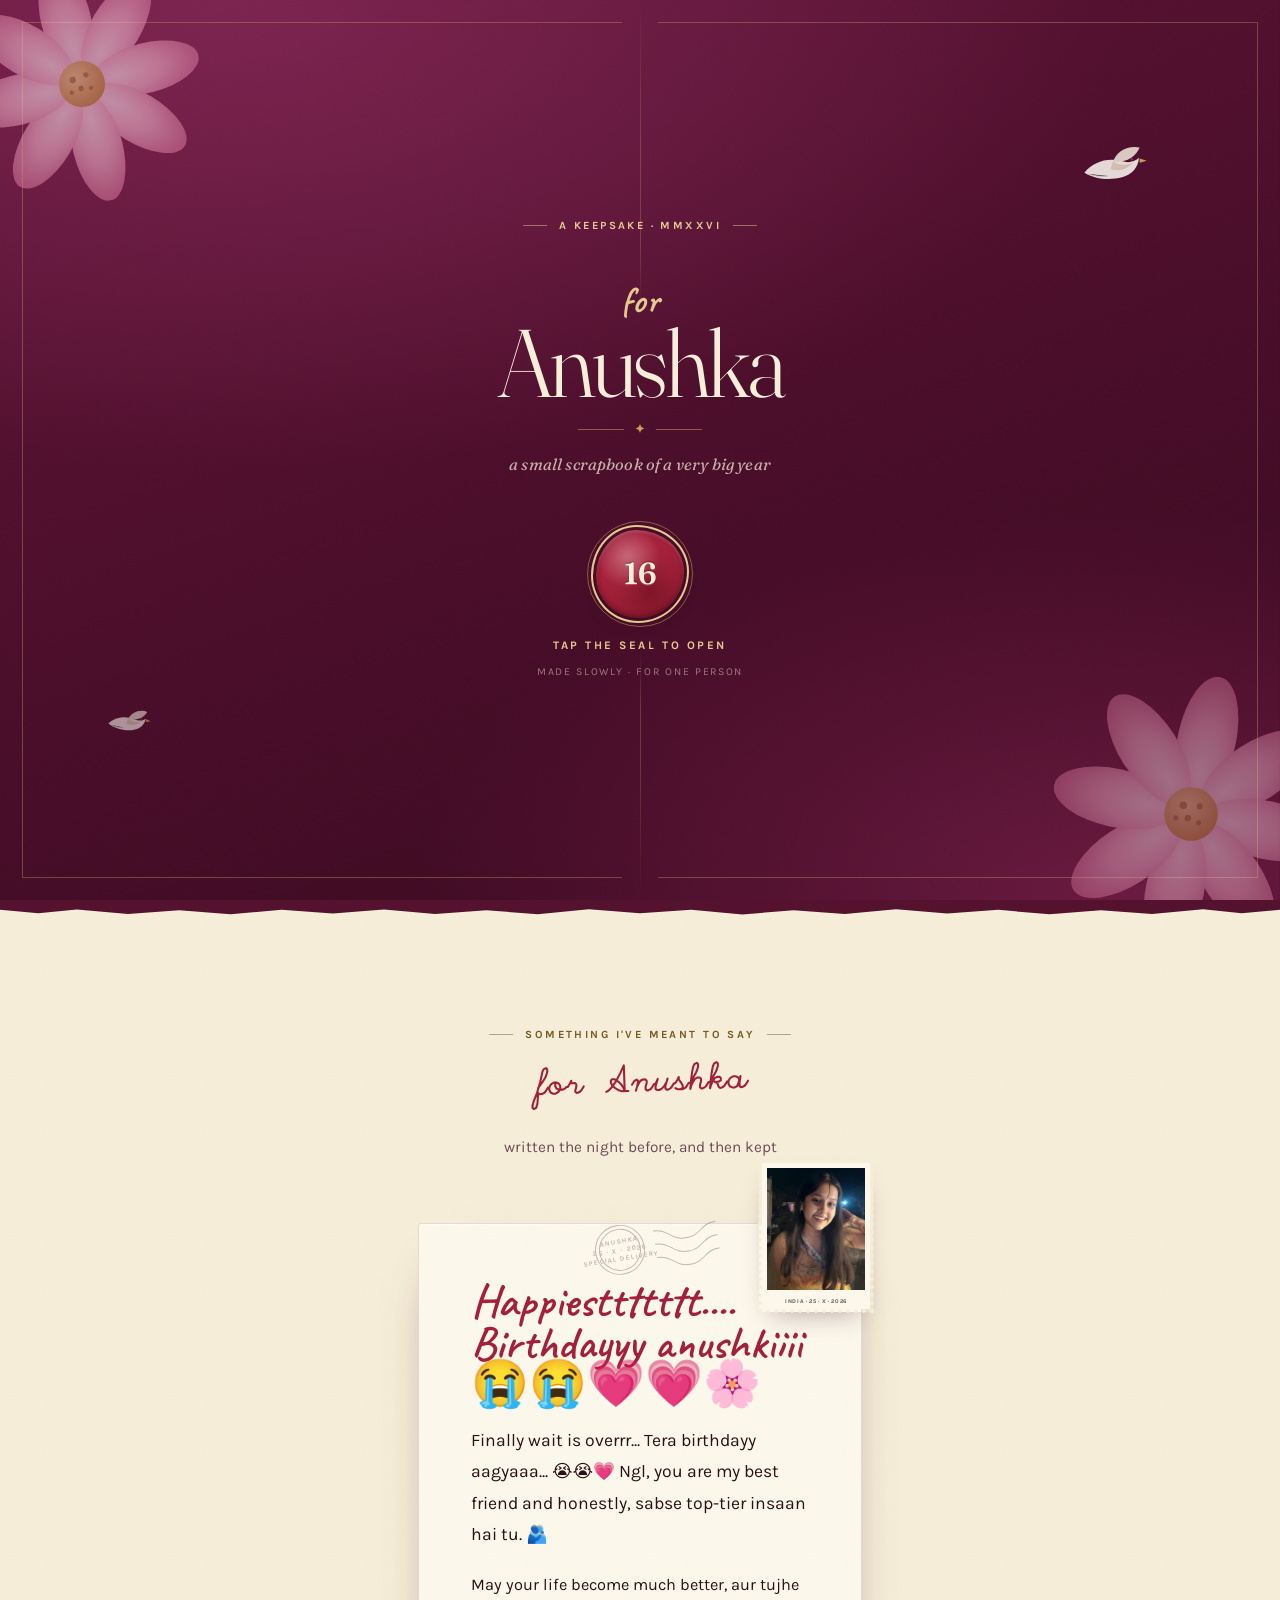
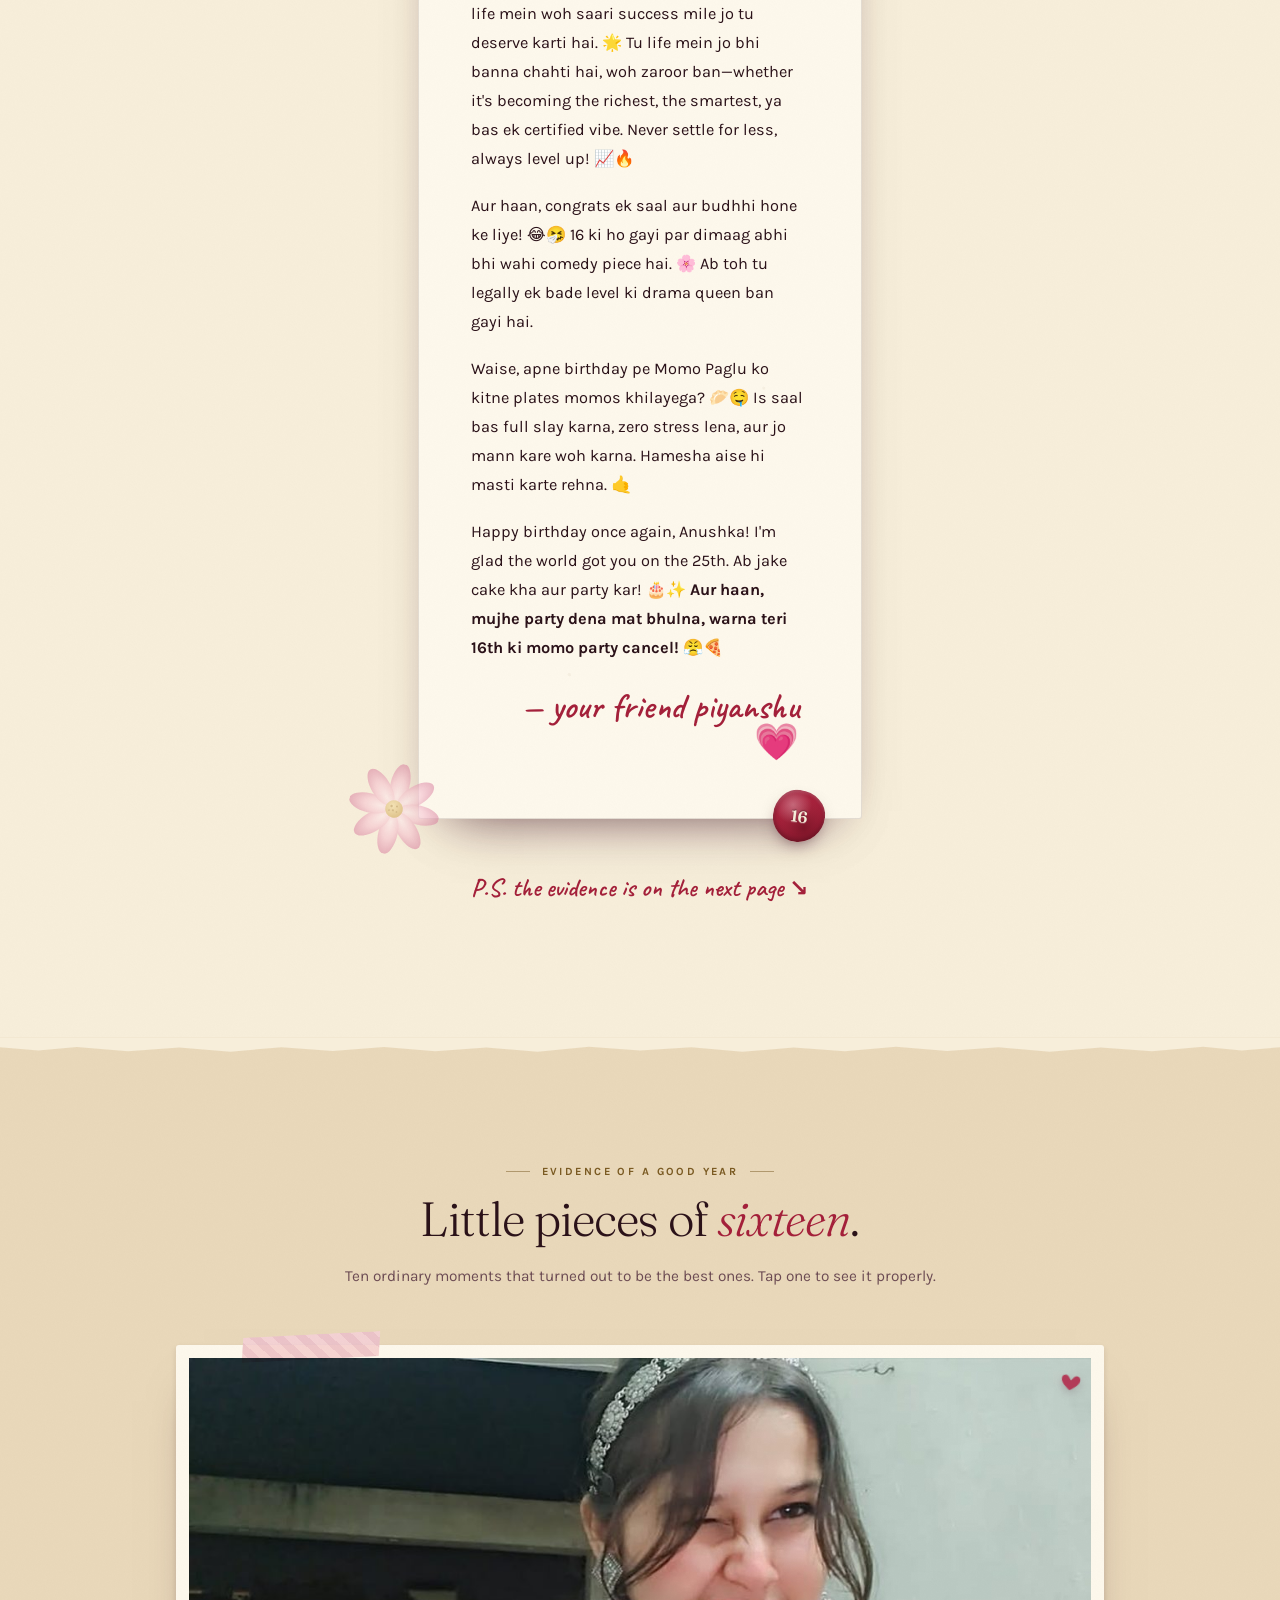
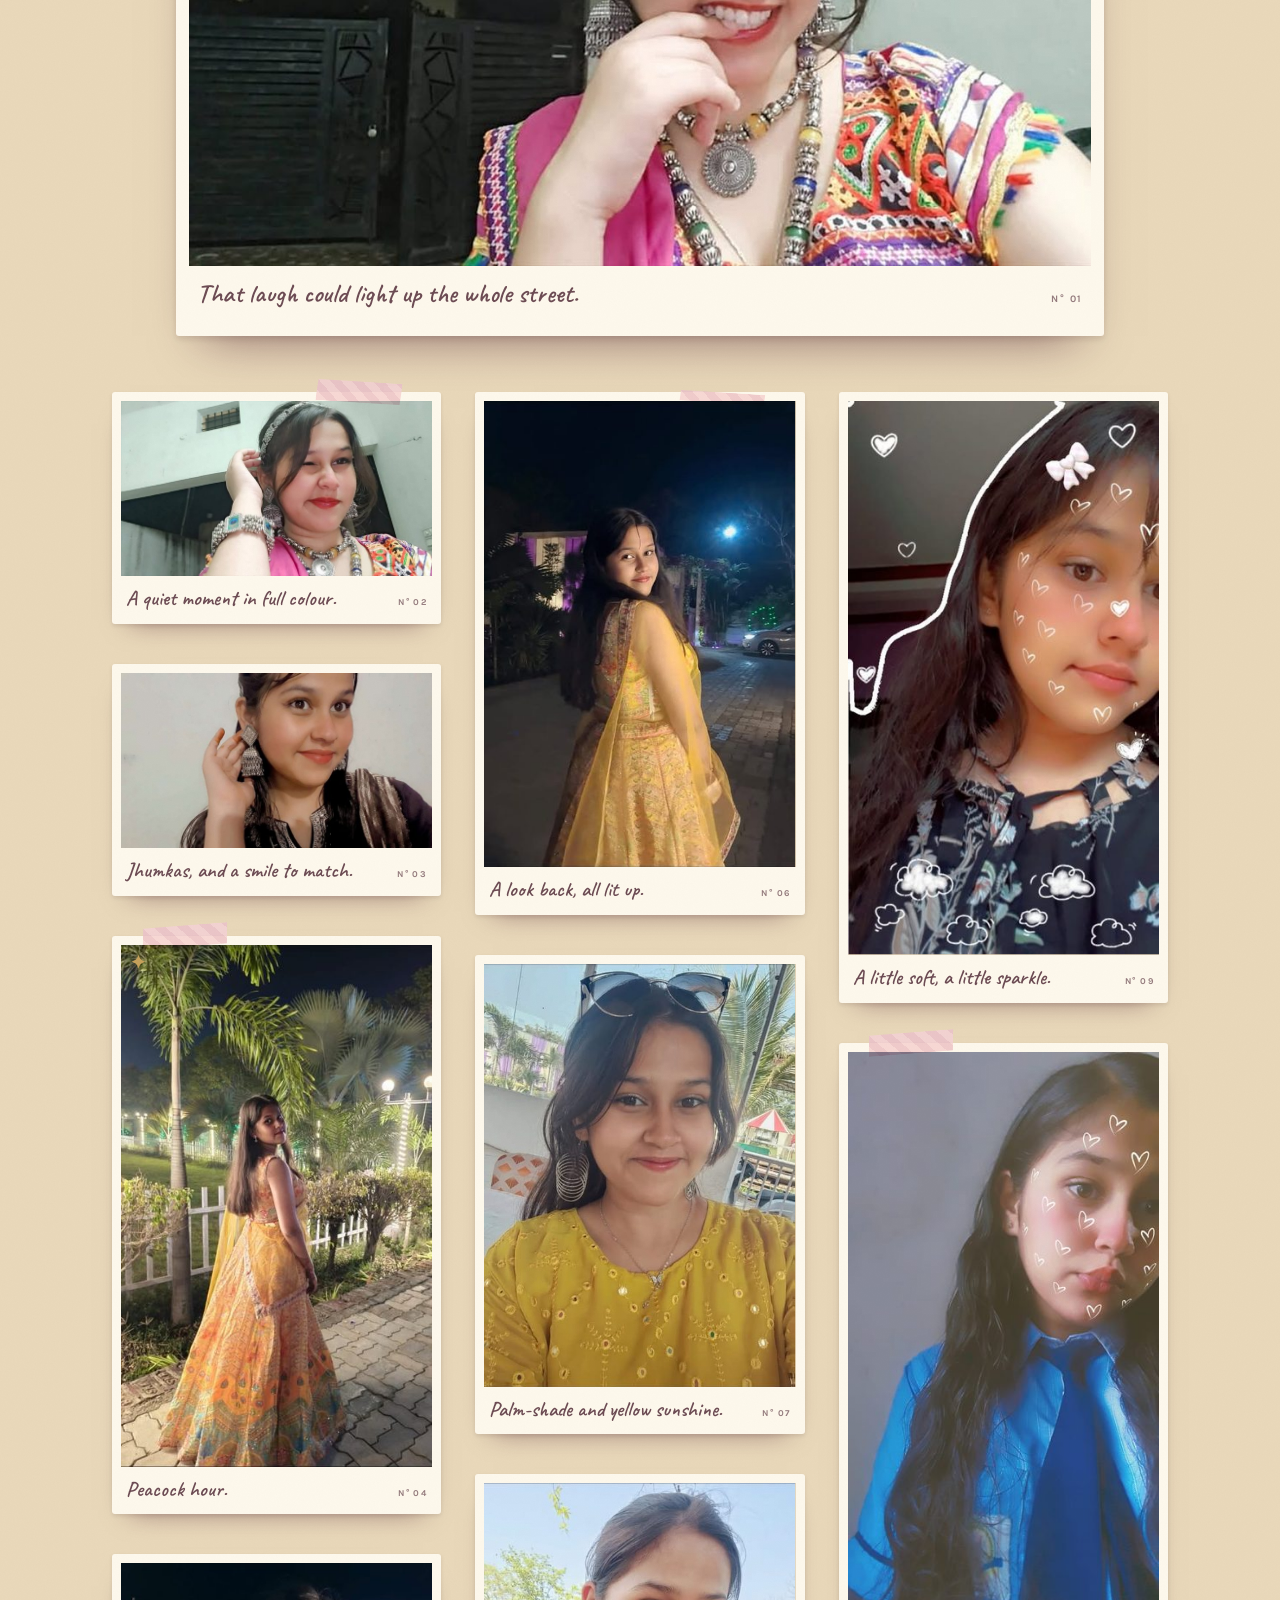
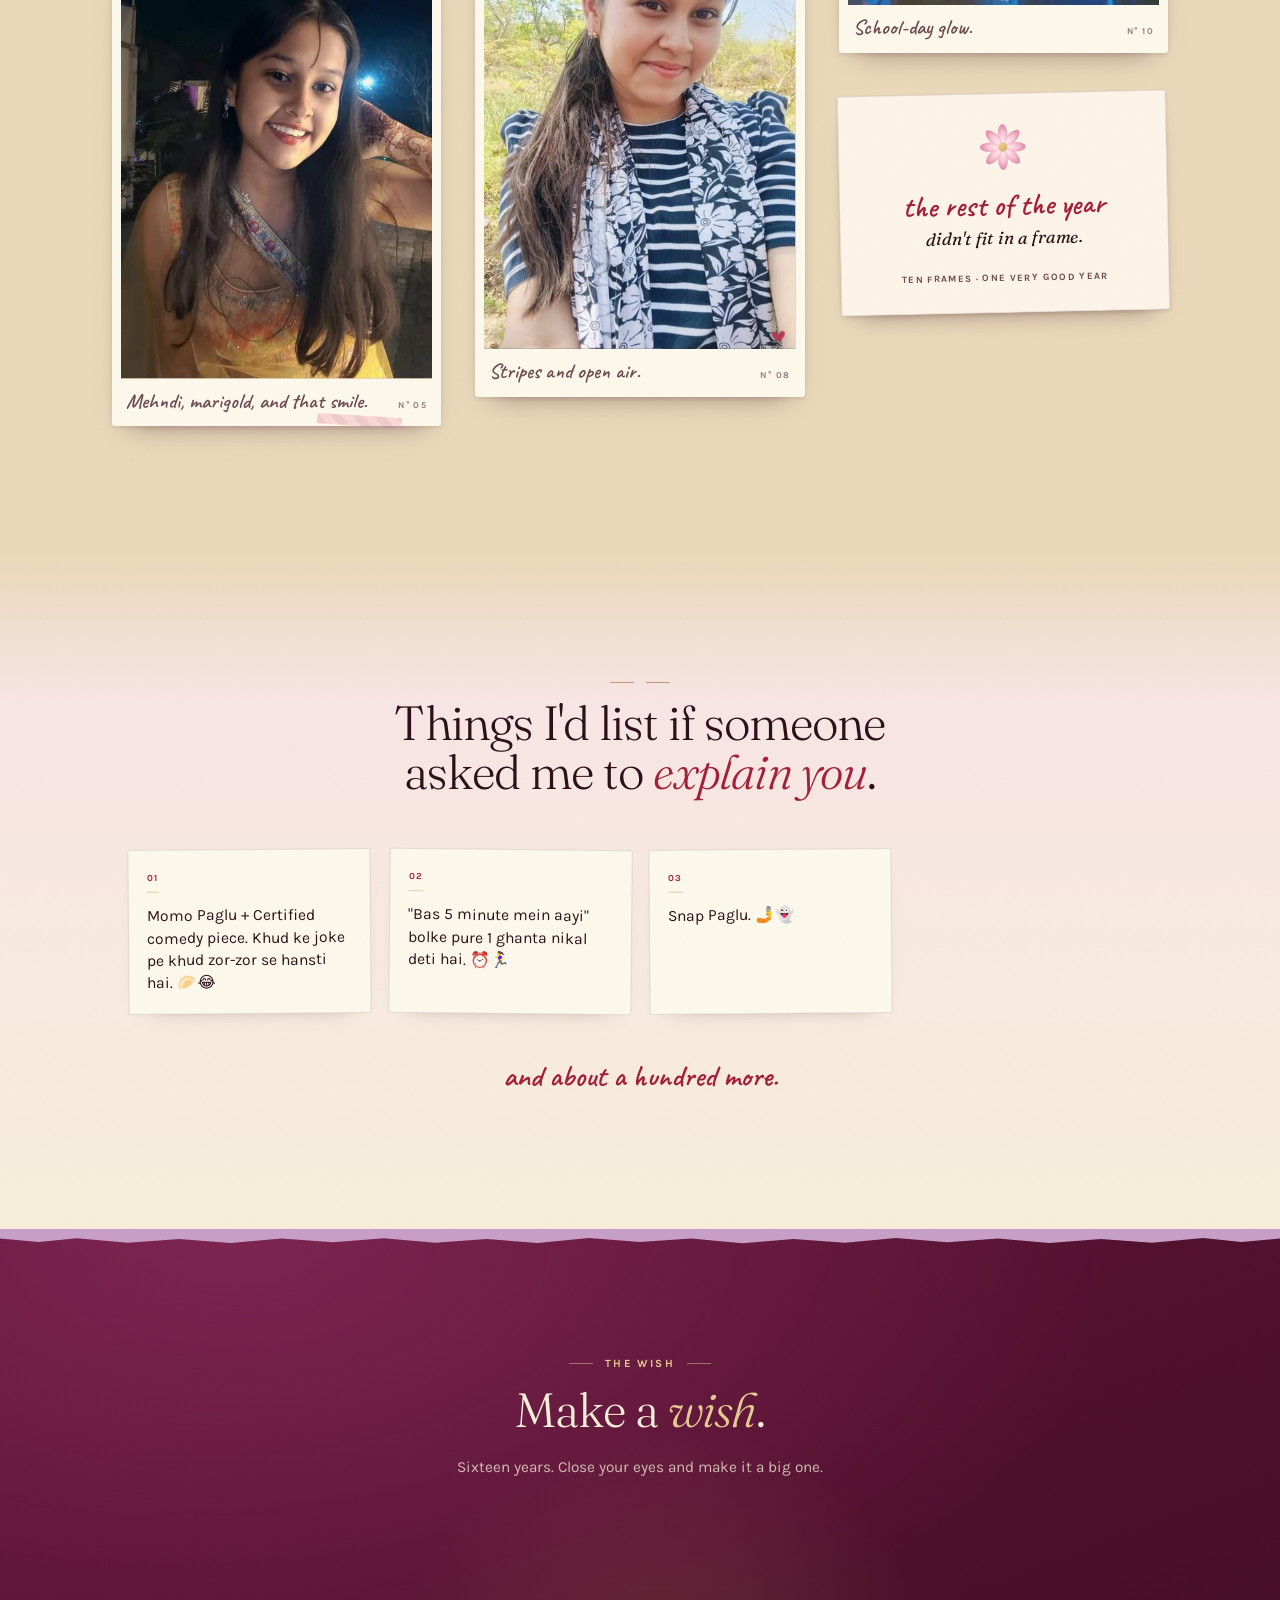
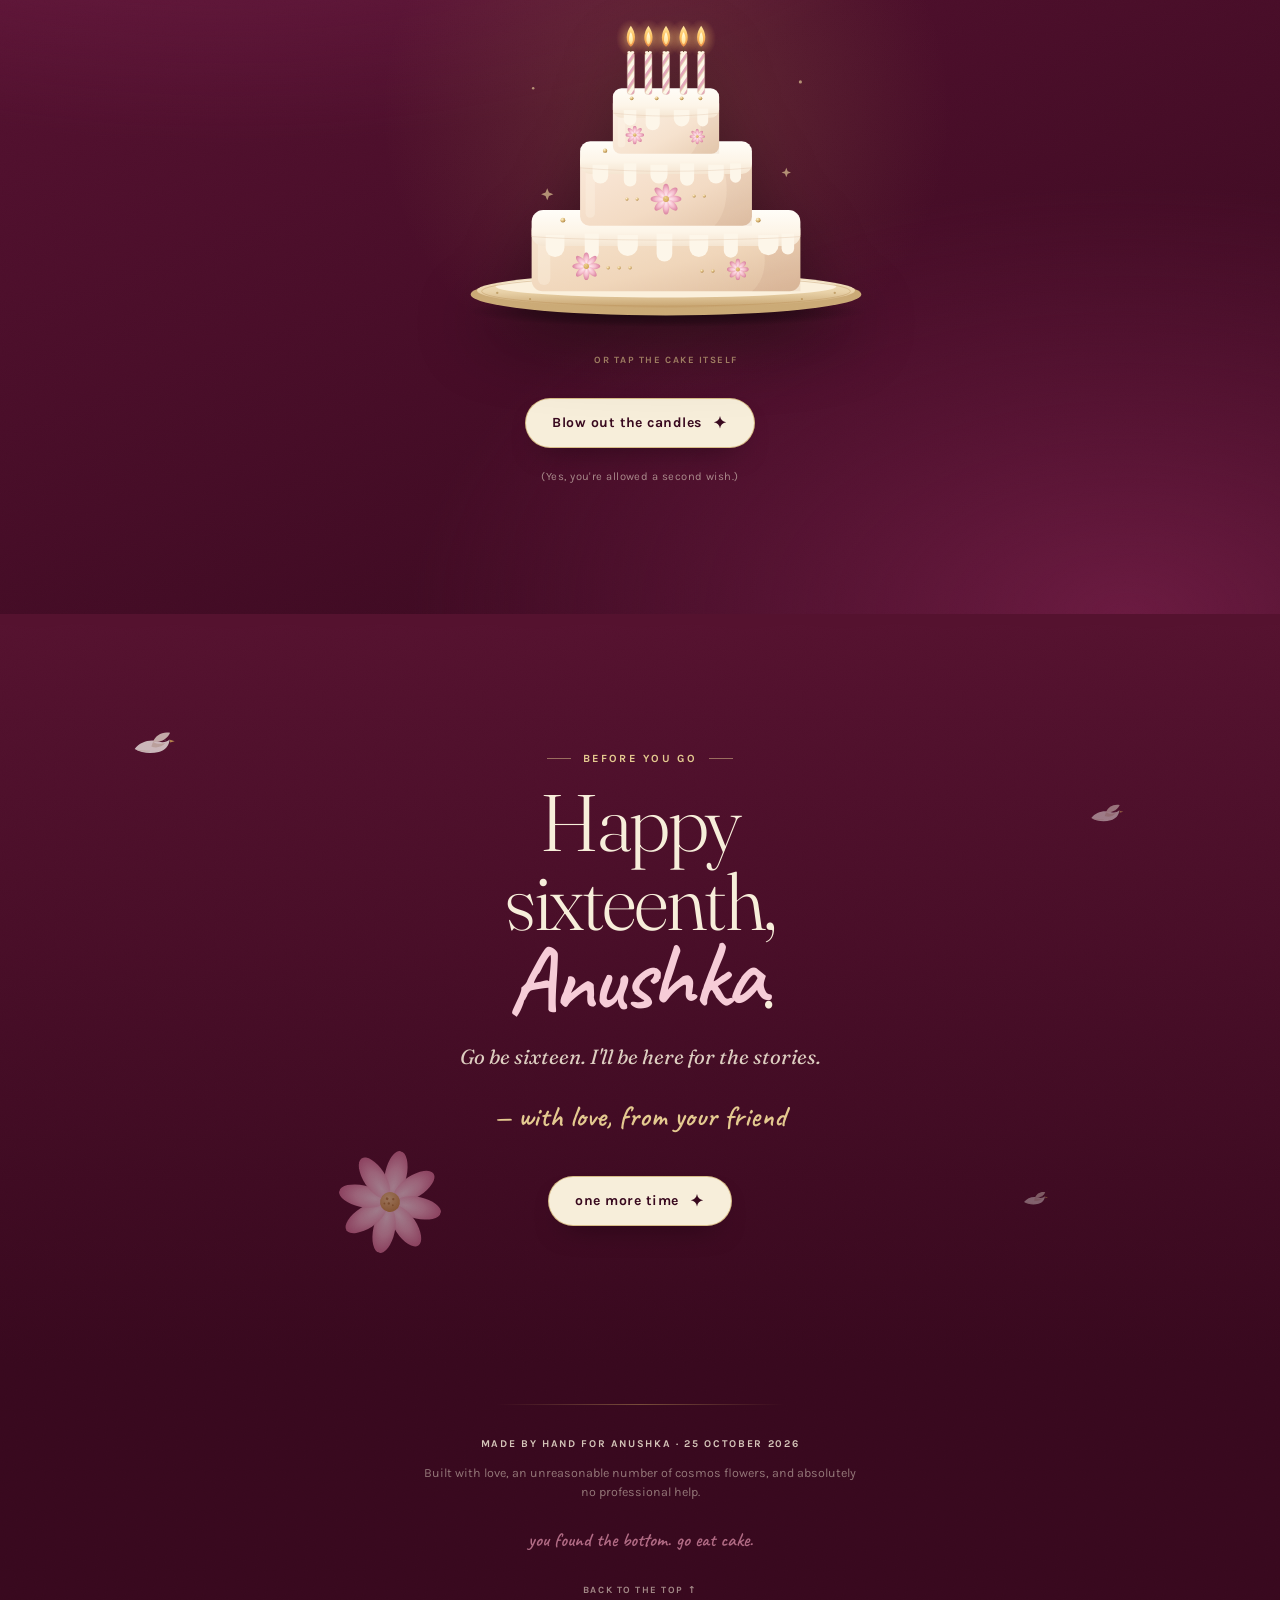
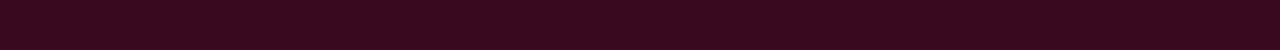
<file: index.html>
<!doctype html>
<html lang="en" class="no-js">
<head>
<meta charset="utf-8">
<meta name="viewport" content="width=device-width, initial-scale=1, viewport-fit=cover">
<title>For Anushka — Sixteen</title>
<meta name="description" content="A small birthday scrapbook for Anushka, who turns sixteen on 25 October 2026.">
<meta name="robots" content="noindex, nofollow, noarchive">
<meta name="theme-color" content="#55122F">
<link rel="icon" href="assets/art/favicon.svg" type="image/svg+xml">
<link rel="preload" href="assets/fonts/fraunces-normal-latin.woff2" as="font" type="font/woff2" crossorigin>
<link rel="preload" href="assets/fonts/karla-normal-latin.woff2" as="font" type="font/woff2" crossorigin>
<link rel="preload" href="assets/fonts/caveat-normal-latin.woff2" as="font" type="font/woff2" crossorigin>
<link rel="preload" href="assets/photos/anushka-01-640.jpg" as="image" type="image/jpeg">
<link rel="stylesheet" href="assets/fonts/fonts.css">
<link rel="stylesheet" href="assets/css/style.css">
<script>
  (function () {
    var root = document.documentElement;
    root.className = 'js';
    try {
      if (sessionStorage.getItem('anushka-cover') === '1') root.classList.add('returning');
    } catch (e) {}
    // If the deferred app script never arrives, show the readable page instead of a dead cover.
    window.setTimeout(function () {
      if (window.__anushkaApp) return;
      root.className = 'no-js';
      if (document.body) document.body.classList.remove('cover-open');
    }, 4000);
  })();
</script>
</head>
<body>

<a class="skip-link" href="#hero">Skip to the birthday page</a>

<svg class="sprite" xmlns="http://www.w3.org/2000/svg" aria-hidden="true" focusable="false">
  <defs>
    <radialGradient id="cosmosPetal" cx="50%" cy="78%" r="75%">
      <stop offset="0" stop-color="#ffe8f0"/>
      <stop offset=".55" stop-color="#f6b9ce"/>
      <stop offset="1" stop-color="#d97b9e"/>
    </radialGradient>
    <radialGradient id="cosmosHeart" cx="38%" cy="34%" r="72%">
      <stop offset="0" stop-color="#f6db95"/>
      <stop offset="1" stop-color="#c99a3f"/>
    </radialGradient>
    <symbol id="i-cosmos" viewBox="0 0 120 120">
      <g fill="url(#cosmosPetal)">
        <ellipse cx="60" cy="27" rx="12.5" ry="27"/>
        <ellipse cx="60" cy="27" rx="12.5" ry="27" transform="rotate(45 60 60)"/>
        <ellipse cx="60" cy="27" rx="12.5" ry="27" transform="rotate(90 60 60)"/>
        <ellipse cx="60" cy="27" rx="12.5" ry="27" transform="rotate(135 60 60)"/>
        <ellipse cx="60" cy="27" rx="12.5" ry="27" transform="rotate(180 60 60)"/>
        <ellipse cx="60" cy="27" rx="12.5" ry="27" transform="rotate(225 60 60)"/>
        <ellipse cx="60" cy="27" rx="12.5" ry="27" transform="rotate(270 60 60)"/>
        <ellipse cx="60" cy="27" rx="12.5" ry="27" transform="rotate(315 60 60)"/>
      </g>
      <circle cx="60" cy="60" r="11.5" fill="url(#cosmosHeart)"/>
      <g fill="#a97d2e" opacity=".8">
        <circle cx="56" cy="57" r="1.6"/><circle cx="63" cy="56" r="1.3"/>
        <circle cx="59" cy="62" r="1.4"/><circle cx="64" cy="63" r="1.1"/>
        <circle cx="54" cy="63" r="1.1"/>
      </g>
    </symbol>
    <symbol id="i-dove" viewBox="0 0 120 120">
      <path d="M16 72c13-17 36-24 57-18 10 3 19 2 27-5-1 15-11 26-26 30-19 5-42 3-58-7z" fill="#fffdf7"/>
      <path d="M60 55c5-16 23-26 41-22-5 13-20 24-41 22z" fill="#f3eadb"/>
      <path d="M60 55c9 5 20 6 30 2-8 10-22 14-34 9z" fill="#e8dccb"/>
      <circle cx="89" cy="51" r="1.8" fill="#6d4a5c"/>
      <path d="M101 50l11 3.5-11 3z" fill="#e2b65c"/>
      <path d="M22 74c10 3 20 4 30 3" stroke="#e8dccb" stroke-width="1.4" stroke-linecap="round"/>
    </symbol>
    <symbol id="i-butterfly" viewBox="0 0 120 120">
      <g fill="#d98ca7">
        <path d="M57 60C40 30 14 34 16 52c2 16 24 22 41 12z"/>
        <path d="M63 60c17-30 43-26 41-8-2 16-24 22-41 12z"/>
        <path d="M57 66c-14 21-33 21-33 8 0-8 12-14 33-8z" opacity=".82"/>
        <path d="M63 66c14 21 33 21 33 8 0-8-12-14-33-8z" opacity=".82"/>
      </g>
      <g fill="#f2c8d8" opacity=".9">
        <circle cx="33" cy="46" r="4"/><circle cx="87" cy="46" r="4"/>
      </g>
      <ellipse cx="60" cy="64" rx="3" ry="14" fill="#6b3c50"/>
      <path d="M58 51c-4-8-10-10-14-11M62 51c4-8 10-10 14-11" stroke="#6b3c50" stroke-width="1.6" stroke-linecap="round"/>
    </symbol>
    <symbol id="i-spark" viewBox="0 0 24 24">
      <path d="M12 1.6c1 5.4 3.9 8.3 9.3 9.3-5.4 1-8.3 3.9-9.3 9.3-1-5.4-3.9-8.3-9.3-9.3 5.4-1 8.3-3.9 9.3-9.3z" fill="currentColor"/>
    </symbol>
    <symbol id="i-heart" viewBox="0 0 24 24">
      <path d="M12 20.3C7.3 16.8 4 14 4.7 10.6c.5-2.4 3.8-3 5.5-.6l1.8 2.5 1.8-2.5c1.7-2.4 5-1.8 5.5.6.7 3.4-2.6 6.2-7.3 9.7z" fill="currentColor"/>
    </symbol>
    <symbol id="i-note" viewBox="0 0 24 24">
      <path d="M9 18.2V5.6l10-2v12.1" fill="none" stroke="currentColor" stroke-width="1.6" stroke-linecap="round" stroke-linejoin="round"/>
      <ellipse cx="6.8" cy="18.4" rx="2.9" ry="2.3" fill="currentColor"/>
      <ellipse cx="16.8" cy="15.9" rx="2.9" ry="2.3" fill="currentColor"/>
    </symbol>
    <symbol id="i-close" viewBox="0 0 24 24">
      <path d="M6 6l12 12M18 6L6 18" fill="none" stroke="currentColor" stroke-width="1.7" stroke-linecap="round"/>
    </symbol>
    <symbol id="i-left" viewBox="0 0 24 24">
      <path d="M14.5 5.5 8 12l6.5 6.5" fill="none" stroke="currentColor" stroke-width="1.7" stroke-linecap="round" stroke-linejoin="round"/>
    </symbol>
    <symbol id="i-right" viewBox="0 0 24 24">
      <path d="M9.5 5.5 16 12l-6.5 6.5" fill="none" stroke="currentColor" stroke-width="1.7" stroke-linecap="round" stroke-linejoin="round"/>
    </symbol>
    <symbol id="i-arrow" viewBox="0 0 24 24">
      <path d="M12 3v16M6 13l6 6 6-6" fill="none" stroke="currentColor" stroke-width="1.4" stroke-linecap="round" stroke-linejoin="round"/>
    </symbol>
  </defs>
</svg>

<canvas id="confetti" aria-hidden="true"></canvas>
<p class="sr-only" id="live" role="status" aria-live="polite"></p>

<button class="music" id="musicBtn" type="button" aria-pressed="false" aria-label="Play birthday music" hidden>
  <svg viewBox="0 0 24 24" aria-hidden="true"><use href="#i-note"></use></svg>
  <span class="music__label">music</span>
</button>
<div class="music-tip" id="musicTip" hidden>Best with sound on. Your call.</div>

<!-- ================= COVER ================= -->
<div class="cover" id="cover" aria-label="Anushka's birthday scrapbook cover">
  <div class="cover__panel cover__panel--l" aria-hidden="true"></div>
  <div class="cover__panel cover__panel--r" aria-hidden="true"></div>
  <div class="cover__seam" aria-hidden="true"></div>
  <div class="petals cover__petals" data-petals="cover" aria-hidden="true"></div>

  <div class="cover__content">
    <p class="eyebrow eyebrow--gold cover__eyebrow">A keepsake · MMXXVI</p>
    <p class="cover__for">for</p>
    <p class="cover__name">Anushka</p>
    <div class="cover__rule" aria-hidden="true"><span></span><svg viewBox="0 0 24 24"><use href="#i-spark"></use></svg><span></span></div>
    <p class="cover__sub">a small scrapbook of a very big year</p>

    <button class="seal seal--open" id="openBtn" type="button" aria-label="Open Anushka's birthday scrapbook">
      <span class="seal__ring" aria-hidden="true"></span>
      <span class="seal__num">16</span>
    </button>
    <p class="cover__hint" id="coverHint">tap the seal to open</p>
    <p class="cover__fine">made slowly · for one person</p>
  </div>

  <svg class="cover__cosmos cover__cosmos--a" viewBox="0 0 120 120" aria-hidden="true"><use href="#i-cosmos"></use></svg>
  <svg class="cover__cosmos cover__cosmos--b" viewBox="0 0 120 120" aria-hidden="true"><use href="#i-cosmos"></use></svg>
  <svg class="cover__dove cover__dove--a" viewBox="0 0 120 120" aria-hidden="true"><use href="#i-dove"></use></svg>
  <svg class="cover__dove cover__dove--b" viewBox="0 0 120 120" aria-hidden="true"><use href="#i-dove"></use></svg>
</div>

<main id="main">

  <!-- ================= HERO ================= -->
  <section class="hero section" id="hero" aria-labelledby="heroName">
    <div class="petals hero__petals" data-petals="hero" aria-hidden="true"></div>

    <div class="hero__doves" aria-hidden="true">
      <svg class="hero__dove hero__dove--1" viewBox="0 0 120 120"><use href="#i-dove"></use></svg>
      <svg class="hero__dove hero__dove--2" viewBox="0 0 120 120"><use href="#i-dove"></use></svg>
      <svg class="hero__dove hero__dove--3" viewBox="0 0 120 120"><use href="#i-dove"></use></svg>
    </div>

    <div class="hero__inner">
      <p class="eyebrow eyebrow--gold hero__eyebrow" data-hero>25 October · Anushka turns 16</p>

      <div class="hero__stage">
        <svg class="hero__bloom" viewBox="0 0 120 120" aria-hidden="true"><use href="#i-cosmos"></use></svg>

        <article class="hero-card" data-hero>
          <span class="foil-16" aria-hidden="true">16</span>
          <div class="hero-card__body">
            <p class="script hero-card__happy">happy birthday</p>
            <h1 class="hero-card__name" id="heroName" aria-label="Happy birthday, Anushka"><span>Anushka</span></h1>
            <div class="hero-card__rule" aria-hidden="true"><span></span><svg viewBox="0 0 24 24"><use href="#i-spark"></use></svg><span></span></div>
            <p class="hero-card__line">Sixteen, and the cosmos bloomed on time.</p>
            <p class="hero-card__date">25 · 10 · 2026</p>
          </div>
        </article>

        <figure class="hero__stamp" data-hero>
          <img src="assets/photos/anushka-01-640.jpg"
               width="608" height="1080"
               alt="Anushka in a cream embroidered kurti and silver hoop earrings, smiling under warm lights at night."
               style="object-position:72% 36%" fetchpriority="high" decoding="async">
          <figcaption>16</figcaption>
        </figure>

        <span class="hero__seal" aria-hidden="true">16</span>
      </div>

      <a class="scroll-cue" href="#letter">
        <span>scroll — there's more</span>
        <span class="scroll-cue__line" aria-hidden="true"></span>
      </a>
    </div>
  </section>

  <!-- ================= LETTER ================= -->
  <section class="letter section" id="letter" aria-labelledby="letterTitle">
    <div class="wrap">
      <header class="section-head" data-reveal>
        <p class="eyebrow">Something I've meant to say</p>
        <h2 class="sr-only" id="letterTitle">A letter for Anushka</h2>
        <svg class="letter-script" viewBox="0 0 192 49" aria-hidden="true">
          <path class="letter-script__path" fill="none" stroke="currentColor" stroke-width="1.7" stroke-linecap="round" stroke-linejoin="round"></path>
        </svg>
        <p class="section-head__note">written the night before, and then kept</p>
      </header>

      <div class="letter-stage">
        <figure class="letter-stamp" data-reveal>
          <img src="assets/photos/anushka-06-640.jpg"
               srcset="assets/photos/anushka-06-640.jpg 640w, assets/photos/anushka-06.jpg 810w"
               sizes="(min-width: 700px) 118px, 92px" width="810" height="1080"
               alt="Anushka smiling widely in a yellow lehenga at night, mehndi visible on her hand, warm lights behind her."
               loading="lazy" decoding="async" style="object-position:57% 33%">
          <figcaption aria-hidden="true">INDIA · 25 · X · 2026</figcaption>
        </figure>

        <svg class="postmark" viewBox="0 0 190 110" aria-hidden="true">
          <g fill="none" stroke="currentColor" stroke-width="1.2">
            <circle cx="48" cy="52" r="31"/>
            <circle cx="48" cy="52" r="26"/>
            <path d="M93 35c20 0 20 15 40 15s20-15 40-15M93 52c20 0 20 15 40 15s20-15 40-15M93 69c20 0 20 15 40 15s20-15 40-15"/>
          </g>
          <g fill="currentColor" font-family="Karla, sans-serif" font-size="8.4" font-weight="700" letter-spacing="1.5" text-anchor="middle">
            <text x="48" y="44">ANUSHKA</text>
            <text x="48" y="55">25 · X · 2026</text>
            <text x="48" y="66">SPECIAL DELIVERY</text>
          </g>
        </svg>

                <article class="letter-card" data-reveal data-lines>
          <p class="letter-card__salutation">Happiesttttttt.... Birthdayyy anushkiiii 😭😭💗💗🌸</p>
          <div class="letter-card__body">
            <p>Finally wait is overrr... Tera birthdayy aagyaaa... 😭😭💗 Ngl, you are my best friend and honestly, sabse top-tier insaan hai tu. 🫂</p>
            <p>May your life become much better, aur tujhe life mein woh saari success mile jo tu deserve karti hai. 🌟 Tu life mein jo bhi banna chahti hai, woh zaroor ban—whether it's becoming the richest, the smartest, ya bas ek certified vibe. Never settle for less, always level up! 📈🔥</p>
            <p>Aur haan, congrats ek saal aur budhhi hone ke liye! 😂🤧 16 ki ho gayi par dimaag abhi bhi wahi comedy piece hai. 🌸 Ab toh tu legally ek bade level ki drama queen ban gayi hai.</p>
            <p>Waise, apne birthday pe Momo Paglu ko kitne plates momos khilayega? 🥟🤤 Is saal bas full slay karna, zero stress lena, aur jo mann kare woh karna. Hamesha aise hi masti karte rehna. 🤙</p>
            <p>Happy birthday once again, Anushka! I'm glad the world got you on the 25th. Ab jake cake kha aur party kar! 🎂✨ <strong>Aur haan, mujhe party dena mat bhulna, warna teri 16th ki momo party cancel! 😤🍕</strong></p>
          </div>
          <p class="letter-card__sign">— your friend piyanshu 💗</p>
          <span class="letter-card__seal" aria-hidden="true">16</span>
        </article>

        <svg class="letter__bloom" viewBox="0 0 120 120" aria-hidden="true"><use href="#i-cosmos"></use></svg>
      </div>

      <p class="letter-ps" data-reveal>P.S. the evidence is on the next page <span aria-hidden="true">↘</span></p>
    </div>
  </section>

  <!-- ================= SCRAPBOOK ================= -->
  <section class="scrapbook section" id="photos" aria-labelledby="photosTitle">
    <div class="wrap wrap--wide">
      <header class="section-head" data-reveal>
        <p class="eyebrow">Evidence of a good year</p>
        <h2 id="photosTitle">Little pieces of <em>sixteen</em>.</h2>
        <p class="section-head__note">Ten ordinary moments that turned out to be the best ones. Tap one to see it properly.</p>
      </header>

      <figure class="polaroid polaroid--lead" data-reveal style="--tilt:-1.2deg">
        <a class="polaroid__btn" href="assets/photos/anushka-02.jpg" data-index="0" aria-haspopup="dialog" aria-label="Open photo: Anushka laughing in a pink mirror-work outfit">
          <span class="polaroid__frame">
            <img src="assets/photos/anushka-02-640.jpg"
                 srcset="assets/photos/anushka-02-640.jpg 640w, assets/photos/anushka-02.jpg 1080w"
                 sizes="(min-width: 1000px) 800px, (min-width: 680px) 84vw, 92vw" width="1080" height="608"
                 alt="Anushka laughing in a bright pink mirror-work outfit, hand near her face, silver jewellery catching the light."
                 loading="lazy" decoding="async" style="object-position:63% 38%">
          </span>
          <span class="polaroid__foot"><span class="polaroid__cap">That laugh could light up the whole street.</span><span class="polaroid__no">N° 01</span></span>
        </a>
        <span class="tape tape--lead" aria-hidden="true"></span>
        <svg class="sticker sticker--lead" viewBox="0 0 24 24" aria-hidden="true"><use href="#i-heart"></use></svg>
      </figure>

      <div class="wall">
        <figure class="polaroid" data-reveal style="--tilt:1.6deg">
          <a class="polaroid__btn" href="assets/photos/anushka-03.jpg" data-index="1" aria-haspopup="dialog" aria-label="Open photo: Anushka in a pink mirror-work outfit, a quiet moment">
            <span class="polaroid__frame">
              <img src="assets/photos/anushka-03-640.jpg" srcset="assets/photos/anushka-03-640.jpg 640w, assets/photos/anushka-03.jpg 1080w" sizes="(min-width: 1000px) 330px, (min-width: 680px) 300px, 43vw" width="1080" height="608" alt="Anushka in a pink mirror-work outfit and silver jewellery, eyes soft, adjusting her headpiece." loading="lazy" decoding="async" style="object-position:66% 42%">
            </span>
            <span class="polaroid__foot"><span class="polaroid__cap">A quiet moment in full colour.</span><span class="polaroid__no">N° 02</span></span>
          </a>
          <span class="tape tape--tr" aria-hidden="true"></span>
        </figure>

        <figure class="polaroid" data-reveal style="--tilt:-2deg">
          <a class="polaroid__btn" href="assets/photos/anushka-04.jpg" data-index="2" aria-haspopup="dialog" aria-label="Open photo: close-up of Anushka and her silver jhumka">
            <span class="polaroid__frame">
              <img src="assets/photos/anushka-04-640.jpg" srcset="assets/photos/anushka-04-640.jpg 640w, assets/photos/anushka-04.jpg 1080w" sizes="(min-width: 1000px) 330px, (min-width: 680px) 300px, 43vw" width="1080" height="608" alt="Close-up of Anushka in a black and gold outfit, touching a large silver jhumka earring." loading="lazy" decoding="async" style="object-position:64% 30%">
            </span>
            <span class="polaroid__foot"><span class="polaroid__cap">Jhumkas, and a smile to match.</span><span class="polaroid__no">N° 03</span></span>
          </a>
        </figure>

        <figure class="polaroid" data-reveal style="--tilt:1.1deg">
          <a class="polaroid__btn" href="assets/photos/anushka-05.jpg" data-index="3" aria-haspopup="dialog" aria-label="Open photo: Anushka in a full-length orange peacock lehenga">
            <span class="polaroid__frame">
              <img src="assets/photos/anushka-05-640.jpg" srcset="assets/photos/anushka-05-640.jpg 640w, assets/photos/anushka-05.jpg 645w" sizes="(min-width: 1000px) 330px, (min-width: 680px) 300px, 43vw" width="645" height="1080" alt="Anushka in a full-length orange peacock-pattern lehenga, looking back over her shoulder in a garden lit for the evening." loading="lazy" decoding="async" style="object-position:50% 34%">
            </span>
            <span class="polaroid__foot"><span class="polaroid__cap">Peacock hour.</span><span class="polaroid__no">N° 04</span></span>
          </a>
          <span class="tape tape--tl" aria-hidden="true"></span>
          <svg class="sticker sticker--star" viewBox="0 0 24 24" aria-hidden="true"><use href="#i-spark"></use></svg>
        </figure>

        <figure class="polaroid" data-reveal style="--tilt:-1.3deg">
          <a class="polaroid__btn" href="assets/photos/anushka-06.jpg" data-index="4" aria-haspopup="dialog" aria-label="Open photo: Anushka smiling in a yellow lehenga at night">
            <span class="polaroid__frame">
              <img src="assets/photos/anushka-06-640.jpg" srcset="assets/photos/anushka-06-640.jpg 640w, assets/photos/anushka-06.jpg 810w" sizes="(min-width: 1000px) 330px, (min-width: 680px) 300px, 43vw" width="810" height="1080" alt="Anushka smiling widely in a yellow lehenga at night, mehndi visible on her hand, warm lights behind her." loading="lazy" decoding="async" style="object-position:57% 33%">
            </span>
            <span class="polaroid__foot"><span class="polaroid__cap">Mehndi, marigold, and that smile.</span><span class="polaroid__no">N° 05</span></span>
          </a>
        </figure>

        <figure class="polaroid" data-reveal style="--tilt:1.9deg">
          <a class="polaroid__btn" href="assets/photos/anushka-07.jpg" data-index="5" aria-haspopup="dialog" aria-label="Open photo: Anushka looking back on a lamp-lit path">
            <span class="polaroid__frame">
              <img src="assets/photos/anushka-07-640.jpg" srcset="assets/photos/anushka-07-640.jpg 640w, assets/photos/anushka-07.jpg 722w" sizes="(min-width: 1000px) 330px, (min-width: 680px) 300px, 43vw" width="722" height="1080" alt="Anushka in a yellow lehenga looking back over her shoulder on a lamp-lit garden path at night." loading="lazy" decoding="async" style="object-position:50% 35%">
            </span>
            <span class="polaroid__foot"><span class="polaroid__cap">A look back, all lit up.</span><span class="polaroid__no">N° 06</span></span>
          </a>
          <span class="tape tape--tr" aria-hidden="true"></span>
        </figure>

        <figure class="polaroid" data-reveal style="--tilt:-1.8deg">
          <a class="polaroid__btn" href="assets/photos/anushka-08.jpg" data-index="6" aria-haspopup="dialog" aria-label="Open photo: Anushka in yellow with sunglasses and palm trees">
            <span class="polaroid__frame">
              <img src="assets/photos/anushka-08-640.jpg" srcset="assets/photos/anushka-08-640.jpg 640w, assets/photos/anushka-08.jpg 795w" sizes="(min-width: 1000px) 330px, (min-width: 680px) 300px, 43vw" width="795" height="1080" alt="Anushka in a yellow embroidered kurta with sunglasses on her head, hoop earrings, and palm trees behind her." loading="lazy" decoding="async" style="object-position:58% 36%">
            </span>
            <span class="polaroid__foot"><span class="polaroid__cap">Palm-shade and yellow sunshine.</span><span class="polaroid__no">N° 07</span></span>
          </a>
        </figure>

        <figure class="polaroid" data-reveal style="--tilt:1.4deg">
          <a class="polaroid__btn" href="assets/photos/anushka-09.jpg" data-index="7" aria-haspopup="dialog" aria-label="Open photo: Anushka in a striped tee and floral scarf outdoors">
            <span class="polaroid__frame">
              <img src="assets/photos/anushka-09-640.jpg" srcset="assets/photos/anushka-09-640.jpg 640w, assets/photos/anushka-09.jpg 722w" sizes="(min-width: 1000px) 330px, (min-width: 680px) 300px, 43vw" width="722" height="1080" alt="Anushka in a striped tee and black-and-white floral scarf, outdoors in warm daylight." loading="lazy" decoding="async" style="object-position:61% 32%">
            </span>
            <span class="polaroid__foot"><span class="polaroid__cap">Stripes and open air.</span><span class="polaroid__no">N° 08</span></span>
          </a>
          <svg class="sticker sticker--heart" viewBox="0 0 24 24" aria-hidden="true"><use href="#i-heart"></use></svg>
        </figure>

        <figure class="polaroid" data-reveal style="--tilt:-2.2deg">
          <a class="polaroid__btn" href="assets/photos/anushka-10.jpg" data-index="8" aria-haspopup="dialog" aria-label="Open photo: Anushka in a navy floral top with a bow clip">
            <span class="polaroid__frame">
              <img src="assets/photos/anushka-10-640.jpg" sizes="(min-width: 1000px) 330px, (min-width: 680px) 300px, 43vw" width="608" height="1080" alt="Anushka in a navy floral top with a white bow clip, heart and cloud doodles floating across the selfie." loading="lazy" decoding="async" style="object-position:82% 33%">
            </span>
            <span class="polaroid__foot"><span class="polaroid__cap">A little soft, a little sparkle.</span><span class="polaroid__no">N° 09</span></span>
          </a>
        </figure>

        <figure class="polaroid" data-reveal style="--tilt:1.7deg">
          <a class="polaroid__btn" href="assets/photos/anushka-11.jpg" data-index="9" aria-haspopup="dialog" aria-label="Open photo: Anushka in her blue school shirt with heart stickers">
            <span class="polaroid__frame">
              <img src="assets/photos/anushka-11-640.jpg" sizes="(min-width: 1000px) 330px, (min-width: 680px) 300px, 43vw" width="607" height="1080" alt="Anushka in a blue school shirt and tie, long wavy hair, heart stickers across the frame." loading="lazy" decoding="async" style="object-position:78% 27%">
            </span>
            <span class="polaroid__foot"><span class="polaroid__cap">School-day glow.</span><span class="polaroid__no">N° 10</span></span>
          </a>
          <span class="tape tape--tl" aria-hidden="true"></span>
        </figure>

        <aside class="wall-note" data-reveal aria-label="A note about the photographs">
          <svg viewBox="0 0 120 120" aria-hidden="true"><use href="#i-cosmos"></use></svg>
          <p class="script">the rest of the year</p>
          <p>didn't fit in a frame.</p>
          <span>ten frames · one very good year</span>
        </aside>
      </div>
    </div>
  </section>

  <!-- ================= SIXTEEN THINGS ================= -->
  <section class="things section" id="sixteen" aria-labelledby="thingsTitle">
    <div class="wrap wrap--wide">
      <header class="section-head" data-reveal>
        <p class="eyebrow"></p>
        <h2 id="thingsTitle">Things I'd list if someone asked me to <em>explain you</em>.</h2>
      </header>

         <ol class="things-grid">
        <li class="thing" data-reveal><span class="thing__no">01</span><p>Momo Paglu + Certified comedy piece. Khud ke joke pe khud zor-zor se hansti hai. 🥟😂</p></li>
        <li class="thing" data-reveal><span class="thing__no">02</span><p>"Bas 5 minute mein aayi" bolke pure 1 ghanta nikal deti hai. ⏰🏃‍♀️</p></li>
        <li class="thing" data-reveal><span class="thing__no">03</span><p>Snap Paglu. 🤳👻</p></li>
      </ol>

      <p class="things-close" data-reveal>and about a hundred more.</p>
    </div>
  </section>

  <!-- ================= WISH ================= -->
  <section class="wish section" id="wish" aria-labelledby="wishTitle">
    <div class="petals wish__petals" data-petals="wish" aria-hidden="true"></div>
    <div class="wrap">
      <header class="section-head" data-reveal>
        <p class="eyebrow eyebrow--gold">The wish</p>
        <h2 id="wishTitle">Make a <em>wish</em>.</h2>
        <p class="section-head__note">Sixteen years. Close your eyes and make it a big one.</p>
      </header>

      <div class="cake-stage" id="cakeStage">
        <button class="cake-hit" id="cake" type="button" aria-label="Blow out the candles on Anushka's birthday cake">
          <svg class="cake" viewBox="0 0 640 560" aria-hidden="true">
            <defs>
              <linearGradient id="cakeBody1" x1="0" y1="0" x2="1" y2="1">
                <stop offset="0" stop-color="#f8e6d1"/><stop offset=".58" stop-color="#f0d6ba"/><stop offset="1" stop-color="#ddbb9c"/>
              </linearGradient>
              <linearGradient id="cakeBody2" x1="0" y1="0" x2="1" y2="1">
                <stop offset="0" stop-color="#fbeadc"/><stop offset=".6" stop-color="#f3dbc4"/><stop offset="1" stop-color="#e2c3a7"/>
              </linearGradient>
              <linearGradient id="cakeBody3" x1="0" y1="0" x2="1" y2="1">
                <stop offset="0" stop-color="#fcf2e7"/><stop offset=".62" stop-color="#f6e2ce"/><stop offset="1" stop-color="#e8cdb2"/>
              </linearGradient>
              <linearGradient id="frostingGrad" x1="0" y1="0" x2="0" y2="1">
                <stop offset="0" stop-color="#fffdf8"/><stop offset=".6" stop-color="#fdf5e8"/><stop offset="1" stop-color="#f5e5d1"/>
              </linearGradient>
              <linearGradient id="plateGrad" x1="0" y1="0" x2="0" y2="1">
                <stop offset="0" stop-color="#f8ebd2"/><stop offset=".55" stop-color="#e8d1a7"/><stop offset="1" stop-color="#c6a26d"/>
              </linearGradient>
              <radialGradient id="pearlGold" cx="35%" cy="30%" r="75%">
                <stop offset="0" stop-color="#fff4ce"/><stop offset=".55" stop-color="#ddba77"/><stop offset="1" stop-color="#a57c3b"/>
              </radialGradient>
              <radialGradient id="flameGlow" cx="50%" cy="50%" r="50%">
                <stop offset="0" stop-color="#ffd98c" stop-opacity=".55"/><stop offset=".55" stop-color="#ffc56e" stop-opacity=".2"/><stop offset="1" stop-color="#ffb85c" stop-opacity="0"/>
              </radialGradient>
              <linearGradient id="flameOuter" x1="0" y1="0" x2="0" y2="1">
                <stop offset="0" stop-color="#ffe7a1"/><stop offset=".5" stop-color="#ffc361"/><stop offset="1" stop-color="#e98a45"/>
              </linearGradient>
              <linearGradient id="flameCore" x1="0" y1="0" x2="0" y2="1">
                <stop offset="0" stop-color="#fffbe0"/><stop offset=".65" stop-color="#ffebac"/><stop offset="1" stop-color="#ffd47c"/>
              </linearGradient>
              <radialGradient id="cakeGroundShadow" cx="50%" cy="50%" r="50%">
                <stop offset="0" stop-color="#0d0309" stop-opacity=".65"/><stop offset=".7" stop-color="#0d0309" stop-opacity=".3"/><stop offset="1" stop-color="#0d0309" stop-opacity="0"/>
              </radialGradient>
              <pattern id="candleStripe" width="9" height="9" patternUnits="userSpaceOnUse" patternTransform="rotate(34)">
                <rect width="9" height="9" fill="#fdf6e8"/><rect width="3.4" height="9" fill="#e3a6b8"/><rect x="3.4" width=".8" height="9" fill="#c8a25a" opacity=".55"/>
              </pattern>
            </defs>

            <ellipse cx="320" cy="514" rx="255" ry="20" fill="url(#cakeGroundShadow)"/>
            <g class="cake__plate">
              <ellipse cx="320" cy="492" rx="250" ry="27" fill="#cbaa76"/>
              <ellipse cx="320" cy="487" rx="242" ry="22" fill="url(#plateGrad)"/>
              <ellipse cx="320" cy="482" rx="218" ry="14" fill="#fbf0dc"/>
              <ellipse cx="320" cy="488" rx="236" ry="19" fill="none" stroke="#b48a50" stroke-opacity=".45" stroke-width="1"/>
              <g fill="#a57c3b" opacity=".55"><circle cx="104" cy="490" r="1.5"/><circle cx="146" cy="498" r="1.4"/><circle cx="494" cy="498" r="1.4"/><circle cx="536" cy="490" r="1.5"/></g>
            </g>

            <g class="cake__tier">
              <rect x="148" y="396" width="344" height="92" rx="14" fill="url(#cakeBody1)"/>
              <path d="M148 396 H492 V488 H430 C452 470 452 430 430 396 Z" fill="#b07d62" opacity=".13"/>
              <rect x="156" y="402" width="16" height="78" rx="8" fill="#fff8ec" opacity=".3"/>
              <rect x="148" y="384" width="344" height="46" rx="15" fill="url(#frostingGrad)"/>
              <path d="M166 416 v16 a12 12 0 0 0 24 0 v-16 Z" fill="#fdf6e9"/>
              <path d="M216 414 v24 a9 9 0 0 0 18 0 v-24 Z" fill="#fdf6e9"/>
              <path d="M258 416 v14 a13 13 0 0 0 26 0 v-14 Z" fill="#fdf6e9"/>
              <path d="M308 414 v26 a10 10 0 0 0 20 0 v-26 Z" fill="#fdf6e9"/>
              <path d="M350 416 v16 a12 12 0 0 0 24 0 v-16 Z" fill="#fdf6e9"/>
              <path d="M394 414 v22 a9 9 0 0 0 18 0 v-22 Z" fill="#fdf6e9"/>
              <path d="M438 416 v13 a13 13 0 0 0 26 0 v-13 Z" fill="#fdf6e9"/>
              <path d="M468 414 v19 a8 8 0 0 0 16 0 v-19 Z" fill="#fdf6e9"/>
              <path d="M148 418 C224 424 416 424 492 418" fill="none" stroke="#dcbca0" stroke-opacity=".45" stroke-width="1"/>
              <g fill="url(#pearlGold)"><circle cx="188" cy="397" r="3.1"/><circle cx="238" cy="397" r="3.1"/><circle cx="288" cy="397" r="3.1"/><circle cx="338" cy="397" r="3.1"/><circle cx="388" cy="397" r="3.1"/><circle cx="438" cy="397" r="3.1"/></g>
              <use href="#i-cosmos" x="200" y="438" width="36" height="36" class="cake__bloom"/>
              <use href="#i-cosmos" x="398" y="446" width="28" height="28" class="cake__bloom"/>
              <g fill="url(#pearlGold)" opacity=".9"><circle cx="246" cy="458" r="2.2"/><circle cx="260" cy="458" r="2.2"/><circle cx="274" cy="458" r="2.2"/><circle cx="366" cy="462" r="2.2"/><circle cx="380" cy="462" r="2.2"/></g>
            </g>

            <g class="cake__tier">
              <rect x="210" y="308" width="220" height="96" rx="12" fill="url(#cakeBody2)"/>
              <path d="M210 308 H430 V404 H382 C402 386 404 334 382 308 Z" fill="#b07d62" opacity=".11"/>
              <rect x="217" y="314" width="12" height="80" rx="6" fill="#fff8ec" opacity=".3"/>
              <rect x="210" y="296" width="220" height="42" rx="13" fill="url(#frostingGrad)"/>
              <path d="M226 326 v14 a10 10 0 0 0 20 0 v-14 Z" fill="#fdf6e9"/>
              <path d="M266 324 v22 a8 8 0 0 0 16 0 v-22 Z" fill="#fdf6e9"/>
              <path d="M300 326 v13 a11 11 0 0 0 22 0 v-13 Z" fill="#fdf6e9"/>
              <path d="M338 324 v20 a9 9 0 0 0 18 0 v-20 Z" fill="#fdf6e9"/>
              <path d="M374 326 v14 a10 10 0 0 0 20 0 v-14 Z" fill="#fdf6e9"/>
              <path d="M402 324 v18 a7 7 0 0 0 14 0 v-18 Z" fill="#fdf6e9"/>
              <path d="M210 330 C276 336 366 336 430 330" fill="none" stroke="#dcbca0" stroke-opacity=".4" stroke-width="1"/>
              <g fill="url(#pearlGold)"><circle cx="242" cy="308" r="2.8"/><circle cx="288" cy="308" r="2.8"/><circle cx="334" cy="308" r="2.8"/><circle cx="380" cy="308" r="2.8"/></g>
              <use href="#i-cosmos" x="300" y="350" width="40" height="40" class="cake__bloom"/>
              <g fill="url(#pearlGold)" opacity=".9"><circle cx="270" cy="370" r="2"/><circle cx="283" cy="370" r="2"/><circle cx="356" cy="366" r="2"/><circle cx="369" cy="366" r="2"/></g>
            </g>

            <g class="cake__tier">
              <rect x="252" y="238" width="136" height="74" rx="10" fill="url(#cakeBody3)"/>
              <path d="M252 238 H388 V312 H352 C368 296 370 254 352 238 Z" fill="#b07d62" opacity=".1"/>
              <rect x="258" y="244" width="10" height="60" rx="5" fill="#fff8ec" opacity=".32"/>
              <rect x="252" y="228" width="136" height="38" rx="11" fill="url(#frostingGrad)"/>
              <path d="M266 256 v12 a8 8 0 0 0 16 0 v-12 Z" fill="#fdf6e9"/>
              <path d="M294 254 v19 a9 9 0 0 0 18 0 v-19 Z" fill="#fdf6e9"/>
              <path d="M330 256 v11 a10 10 0 0 0 20 0 v-11 Z" fill="#fdf6e9"/>
              <path d="M360 254 v16 a7 7 0 0 0 14 0 v-16 Z" fill="#fdf6e9"/>
              <path d="M252 260 C300 265 340 265 388 260" fill="none" stroke="#dcbca0" stroke-opacity=".4" stroke-width="1"/>
              <g fill="url(#pearlGold)"><circle cx="276" cy="241" r="2.4"/><circle cx="308" cy="241" r="2.4"/><circle cx="340" cy="241" r="2.4"/><circle cx="364" cy="241" r="2.4"/></g>
              <use href="#i-cosmos" x="268" y="276" width="24" height="24" class="cake__bloom"/>
              <use href="#i-cosmos" x="350" y="280" width="20" height="20" class="cake__bloom"/>
            </g>

            <g class="cake-candles">
              <g class="candle" transform="translate(275 236)">
                <rect x="-4.5" y="-54" width="9" height="54" rx="3.5" fill="url(#candleStripe)" stroke="#d9b7a2" stroke-width=".5"/>
                <ellipse cx="0" cy="-54" rx="4.5" ry="1.6" fill="#fff9ee"/>
                <line x1="0" y1="-55" x2="0" y2="-60" stroke="#4a2b24" stroke-width="1.4" stroke-linecap="round"/>
                <g class="flame"><ellipse class="flame__glow" cx="0" cy="-72" rx="19" ry="24" fill="url(#flameGlow)"/><path class="flame__outer" d="M0 -88 C-6.5 -79 -7.5 -67 0 -61 C7.5 -67 6.5 -79 0 -88 Z" fill="url(#flameOuter)"/><path class="flame__inner" d="M0 -80 C-3.4 -74 -3.4 -66 0 -64 C3.4 -66 3.4 -74 0 -80 Z" fill="url(#flameCore)"/></g>
                <g class="smoke"><circle cx="0" cy="-64" r="3" fill="#e6d4cf" opacity=".6"/><circle cx="-3" cy="-73" r="4" fill="#e6d4cf" opacity=".45"/><circle cx="2" cy="-84" r="5" fill="#e6d4cf" opacity=".28"/></g>
              </g>
              <g class="candle" transform="translate(297.5 236)">
                <rect x="-4.5" y="-54" width="9" height="54" rx="3.5" fill="url(#candleStripe)" stroke="#d9b7a2" stroke-width=".5"/>
                <ellipse cx="0" cy="-54" rx="4.5" ry="1.6" fill="#fff9ee"/>
                <line x1="0" y1="-55" x2="0" y2="-60" stroke="#4a2b24" stroke-width="1.4" stroke-linecap="round"/>
                <g class="flame"><ellipse class="flame__glow" cx="0" cy="-72" rx="19" ry="24" fill="url(#flameGlow)"/><path class="flame__outer" d="M0 -88 C-6.5 -79 -7.5 -67 0 -61 C7.5 -67 6.5 -79 0 -88 Z" fill="url(#flameOuter)"/><path class="flame__inner" d="M0 -80 C-3.4 -74 -3.4 -66 0 -64 C3.4 -66 3.4 -74 0 -80 Z" fill="url(#flameCore)"/></g>
                <g class="smoke"><circle cx="0" cy="-64" r="3" fill="#e6d4cf" opacity=".6"/><circle cx="-3" cy="-73" r="4" fill="#e6d4cf" opacity=".45"/><circle cx="2" cy="-84" r="5" fill="#e6d4cf" opacity=".28"/></g>
              </g>
              <g class="candle" transform="translate(320 236)">
                <rect x="-4.5" y="-54" width="9" height="54" rx="3.5" fill="url(#candleStripe)" stroke="#d9b7a2" stroke-width=".5"/>
                <ellipse cx="0" cy="-54" rx="4.5" ry="1.6" fill="#fff9ee"/>
                <line x1="0" y1="-55" x2="0" y2="-60" stroke="#4a2b24" stroke-width="1.4" stroke-linecap="round"/>
                <g class="flame"><ellipse class="flame__glow" cx="0" cy="-72" rx="19" ry="24" fill="url(#flameGlow)"/><path class="flame__outer" d="M0 -88 C-6.5 -79 -7.5 -67 0 -61 C7.5 -67 6.5 -79 0 -88 Z" fill="url(#flameOuter)"/><path class="flame__inner" d="M0 -80 C-3.4 -74 -3.4 -66 0 -64 C3.4 -66 3.4 -74 0 -80 Z" fill="url(#flameCore)"/></g>
                <g class="smoke"><circle cx="0" cy="-64" r="3" fill="#e6d4cf" opacity=".6"/><circle cx="-3" cy="-73" r="4" fill="#e6d4cf" opacity=".45"/><circle cx="2" cy="-84" r="5" fill="#e6d4cf" opacity=".28"/></g>
              </g>
              <g class="candle" transform="translate(342.5 236)">
                <rect x="-4.5" y="-54" width="9" height="54" rx="3.5" fill="url(#candleStripe)" stroke="#d9b7a2" stroke-width=".5"/>
                <ellipse cx="0" cy="-54" rx="4.5" ry="1.6" fill="#fff9ee"/>
                <line x1="0" y1="-55" x2="0" y2="-60" stroke="#4a2b24" stroke-width="1.4" stroke-linecap="round"/>
                <g class="flame"><ellipse class="flame__glow" cx="0" cy="-72" rx="19" ry="24" fill="url(#flameGlow)"/><path class="flame__outer" d="M0 -88 C-6.5 -79 -7.5 -67 0 -61 C7.5 -67 6.5 -79 0 -88 Z" fill="url(#flameOuter)"/><path class="flame__inner" d="M0 -80 C-3.4 -74 -3.4 -66 0 -64 C3.4 -66 3.4 -74 0 -80 Z" fill="url(#flameCore)"/></g>
                <g class="smoke"><circle cx="0" cy="-64" r="3" fill="#e6d4cf" opacity=".6"/><circle cx="-3" cy="-73" r="4" fill="#e6d4cf" opacity=".45"/><circle cx="2" cy="-84" r="5" fill="#e6d4cf" opacity=".28"/></g>
              </g>
              <g class="candle" transform="translate(365 236)">
                <rect x="-4.5" y="-54" width="9" height="54" rx="3.5" fill="url(#candleStripe)" stroke="#d9b7a2" stroke-width=".5"/>
                <ellipse cx="0" cy="-54" rx="4.5" ry="1.6" fill="#fff9ee"/>
                <line x1="0" y1="-55" x2="0" y2="-60" stroke="#4a2b24" stroke-width="1.4" stroke-linecap="round"/>
                <g class="flame"><ellipse class="flame__glow" cx="0" cy="-72" rx="19" ry="24" fill="url(#flameGlow)"/><path class="flame__outer" d="M0 -88 C-6.5 -79 -7.5 -67 0 -61 C7.5 -67 6.5 -79 0 -88 Z" fill="url(#flameOuter)"/><path class="flame__inner" d="M0 -80 C-3.4 -74 -3.4 -66 0 -64 C3.4 -66 3.4 -74 0 -80 Z" fill="url(#flameCore)"/></g>
                <g class="smoke"><circle cx="0" cy="-64" r="3" fill="#e6d4cf" opacity=".6"/><circle cx="-3" cy="-73" r="4" fill="#e6d4cf" opacity=".45"/><circle cx="2" cy="-84" r="5" fill="#e6d4cf" opacity=".28"/></g>
              </g>
            </g>

            <g fill="#e8d09b" opacity=".65">
              <path d="M168 356 l2.2 5.6 5.6 2.2 -5.6 2.2 -2.2 5.6 -2.2 -5.6 -5.6 -2.2 5.6 -2.2 Z"/>
              <path d="M474 330 l1.7 4.3 4.3 1.7 -4.3 1.7 -1.7 4.3 -1.7 -4.3 -4.3 -1.7 4.3 -1.7 Z"/>
              <circle cx="492" cy="220" r="2"/><circle cx="150" cy="228" r="1.6"/>
            </g>
          </svg>
        </button>
        <p class="cake-hint">or tap the cake itself</p>
      </div>

      <div class="wish__actions">
        <button class="btn btn--gold" id="wishBtn" type="button">Blow out the candles <svg viewBox="0 0 24 24" aria-hidden="true"><use href="#i-spark"></use></svg></button>
      </div>

      <div class="wish-result" id="wishResult" hidden>
        <span class="wish-result__seal" aria-hidden="true">16</span>
        <p class="script">wish sealed.</p>
        <p>Nobody saw it, nobody knows — now go make it embarrassingly true.</p>
      </div>

      <button class="btn btn--ghost wish__relight" id="relightBtn" type="button" hidden>Light them again</button>
      <p class="wish__fine" id="wishFine">(Yes, you're allowed a second wish.)</p>
    </div>
  </section>

  <!-- ================= FINALE ================= -->
  <section class="finale section" id="finale" aria-labelledby="finaleTitle">
    <div class="petals finale__petals" data-petals="finale" aria-hidden="true"></div>
    <div class="finale__doves" aria-hidden="true">
      <svg viewBox="0 0 120 120"><use href="#i-dove"></use></svg>
      <svg viewBox="0 0 120 120"><use href="#i-dove"></use></svg>
      <svg viewBox="0 0 120 120"><use href="#i-dove"></use></svg>
    </div>

    <div class="wrap">
      <p class="eyebrow eyebrow--gold" data-reveal>Before you go</p>
      <h2 class="finale__title" id="finaleTitle" data-reveal>Happy sixteenth,<br><em>Anushka</em>.</h2>
      <p class="finale__line" data-reveal>Go be sixteen. I'll be here for the stories.</p>
      <p class="finale__sign" data-reveal>— with love, from your friend</p>
      <div class="finale__actions" data-reveal>
        <button class="btn btn--paper" id="confettiBtn" type="button">one more time <svg viewBox="0 0 24 24" aria-hidden="true"><use href="#i-spark"></use></svg></button>
      </div>
      <svg class="finale__bloom" viewBox="0 0 120 120" aria-hidden="true"><use href="#i-cosmos"></use></svg>
    </div>
  </section>
</main>

<footer class="footer">
  <div class="wrap">
    <p class="footer__meta">Made by hand for Anushka · 25 October 2026</p>
    <p class="footer__credit">Built with love, an unreasonable number of cosmos flowers, and absolutely no professional help.</p>
    <p class="footer__egg">you found the bottom. go eat cake.</p>
    <a class="footer__top" href="#hero">back to the top <span aria-hidden="true">↑</span></a>
  </div>
</footer>

<!-- ================= LIGHTBOX ================= -->
<dialog class="lightbox" id="lightbox" aria-labelledby="lightboxCaption">
  <div class="lightbox__inner">
    <button class="lightbox__close" id="lightboxClose" type="button" aria-label="Close photo">
      <svg viewBox="0 0 24 24" aria-hidden="true"><use href="#i-close"></use></svg>
    </button>
    <button class="lightbox__nav lightbox__nav--prev" id="lightboxPrev" type="button" aria-label="Previous photo">
      <svg viewBox="0 0 24 24" aria-hidden="true"><use href="#i-left"></use></svg>
    </button>
    <div class="lightbox__frame">
      <img id="lightboxImg" alt="" width="1080" height="1080">
    </div>
    <button class="lightbox__nav lightbox__nav--next" id="lightboxNext" type="button" aria-label="Next photo">
      <svg viewBox="0 0 24 24" aria-hidden="true"><use href="#i-right"></use></svg>
    </button>
    <div class="lightbox__bar">
      <p id="lightboxCaption">—</p>
      <p class="lightbox__count" id="lightboxCount">01 / 10</p>
    </div>
  </div>
</dialog>

<div class="toast" id="toast" role="status" aria-live="polite"></div>

<noscript>
  <p class="nojs-note">This little page uses JavaScript for the candles and the photo viewer. The letter still reads fine without it.</p>
</noscript>

<script src="assets/js/app.js" defer></script>
</body>
</html>
</file>
<file: assets/fonts/fonts.css>
/* Self-hosted OFL fonts — Fraunces (display), Karla (body), Caveat (hand) */
@font-face {
  font-family: 'Fraunces';
  font-style: normal;
  font-weight: 300 900;
  font-display: swap;
  src: url('fraunces-normal-latin.woff2') format('woff2');
  unicode-range: U+0000-00FF, U+0131, U+0152-0153, U+02BB-02BC, U+02C6, U+02DA, U+02DC, U+2000-206F, U+20AC, U+2122, U+2191, U+2193, U+2212, U+2215, U+FEFF, U+FFFD;
}
@font-face {
  font-family: 'Fraunces';
  font-style: italic;
  font-weight: 300 900;
  font-display: swap;
  src: url('fraunces-italic-latin.woff2') format('woff2');
  unicode-range: U+0000-00FF, U+0131, U+0152-0153, U+02BB-02BC, U+02C6, U+02DA, U+02DC, U+2000-206F, U+20AC, U+2122, U+2191, U+2193, U+2212, U+2215, U+FEFF, U+FFFD;
}
@font-face {
  font-family: 'Karla';
  font-style: normal;
  font-weight: 200 800;
  font-display: swap;
  src: url('karla-normal-latin.woff2') format('woff2');
  unicode-range: U+0000-00FF, U+0131, U+0152-0153, U+02BB-02BC, U+02C6, U+02DA, U+02DC, U+2000-206F, U+20AC, U+2122, U+2191, U+2193, U+2212, U+2215, U+FEFF, U+FFFD;
}
@font-face {
  font-family: 'Karla';
  font-style: italic;
  font-weight: 200 800;
  font-display: swap;
  src: url('karla-italic-latin.woff2') format('woff2');
  unicode-range: U+0000-00FF, U+0131, U+0152-0153, U+02BB-02BC, U+02C6, U+02DA, U+02DC, U+2000-206F, U+20AC, U+2122, U+2191, U+2193, U+2212, U+2215, U+FEFF, U+FFFD;
}
@font-face {
  font-family: 'Caveat';
  font-style: normal;
  font-weight: 400 700;
  font-display: swap;
  src: url('caveat-normal-latin.woff2') format('woff2');
  unicode-range: U+0000-00FF, U+0131, U+0152-0153, U+02BB-02BC, U+02C6, U+02DA, U+02DC, U+2000-206F, U+20AC, U+2122, U+2191, U+2193, U+2212, U+2215, U+FEFF, U+FFFD;
}
</file>
<file: assets/css/style.css>
/* ==========================================================================
   For Anushka — Sixteen
   The Cosmos Album: velvet outside, paper inside, one flower repeated.
   ========================================================================== */

:root {
  /* colour */
  --berry-900: #38091e;
  --berry: #55122f;
  --berry-lift: #7c2450;
  --paper: #f7eeda;
  --paper-deep: #e9d8ba;
  --card: #fdf8ec;
  --ink: #2b1219;
  --ink-soft: #6c4b53;
  --rose: #d98ca7;
  --blush: #f6ccd7;
  --gold: #c6a15b;
  --gold-ink: #7a5a22;
  --gold-light: #e4c98f;
  --red: #a4203a;
  --moss: #6b7c59;
  --dusk: #c79fc6;

  /* type */
  --font-display: "Fraunces", "Iowan Old Style", Palatino, Georgia, serif;
  --font-body: "Karla", ui-sans-serif, system-ui, sans-serif;
  --font-hand: "Caveat", "Bradley Hand", "Segoe Script", cursive;
  --fs-display: clamp(3rem, 15.5vw, 8.5rem);
  --fs-h1: clamp(2.5rem, 9vw, 4.5rem);
  --fs-h2: clamp(1.875rem, 6.5vw, 3rem);
  --fs-h3: clamp(1.375rem, 4.6vw, 1.75rem);
  --fs-lead: clamp(1.125rem, 3.4vw, 1.375rem);
  --fs-body: 1.0625rem;
  --fs-small: 0.875rem;
  --fs-micro: 0.6875rem;
  --fs-hand: clamp(1.5rem, 5vw, 2.25rem);

  /* space + layout */
  --s1: 4px; --s2: 8px; --s3: 12px; --s4: 16px; --s5: 24px;
  --s6: 32px; --s7: 48px; --s8: 64px; --s9: 96px; --s10: 128px;
  --gutter: clamp(20px, 6vw, 48px);
  --w-read: 34rem;
  --w-wide: 72rem;
  --section-y: clamp(72px, 14vw, 128px);

  /* shape + depth */
  --r-xs: 4px; --r-sm: 10px; --r-md: 18px; --r-lg: 28px;
  --r-petal: clamp(3.5rem, 14vw, 6rem) 1.5rem clamp(3.5rem, 14vw, 6rem) 1.5rem;
  --hairline: 1px solid color-mix(in oklab, var(--ink) 12%, transparent);
  --hairline-gold: 1px solid color-mix(in oklab, var(--gold) 45%, transparent);
  --shadow-card: inset 0 1px 0 rgba(255, 255, 255, 0.55), 0 24px 48px -32px rgba(56, 9, 30, 0.55);
  --shadow-photo: 0 2px 4px rgba(43, 18, 25, 0.1), 0 14px 26px -18px rgba(56, 9, 30, 0.55);
  --shadow-seal: 0 8px 18px -8px rgba(56, 9, 30, 0.7);

  /* motion */
  --ease-out: cubic-bezier(0.22, 1, 0.36, 1);
  --ease-soft: cubic-bezier(0.4, 0, 0.2, 1);
  --ease-press: cubic-bezier(0.34, 1.56, 0.64, 1);
  --ease-mask: cubic-bezier(0.16, 1, 0.3, 1);
  --ease-split: cubic-bezier(0.65, 0, 0.35, 1);
  --dur-1: 180ms; --dur-2: 420ms; --dur-3: 900ms;

  /* texture */
  --grain: url("data:image/svg+xml,%3Csvg xmlns='http://www.w3.org/2000/svg' width='160' height='160'%3E%3Cfilter id='n'%3E%3CfeTurbulence type='fractalNoise' baseFrequency='.9' numOctaves='4' stitchTiles='stitch'/%3E%3CfeColorMatrix type='saturate' values='0'/%3E%3C/filter%3E%3Crect width='160' height='160' filter='url(%23n)' opacity='.55'/%3E%3C/svg%3E");
  --velvet:
    radial-gradient(120% 90% at 18% 0%, var(--berry-lift), transparent 58%),
    radial-gradient(90% 70% at 88% 100%, #6a1a40, transparent 62%),
    linear-gradient(160deg, #5e1436, var(--berry-900));
  --dusk-grad: linear-gradient(180deg, #f6dede 0%, var(--dusk) 54%, color-mix(in oklab, var(--dusk) 55%, var(--berry-lift)) 100%);
  --foil: linear-gradient(105deg, #e4c98f, #c6a15b 38%, #8a6a2f 55%, #e4c98f 78%);
  --tear-edge: polygon(0 0, 100% 0, 100% 58%, 97% 78%, 94% 55%, 90% 82%, 86% 60%, 82% 84%, 78% 58%, 74% 80%, 70% 55%, 66% 82%, 62% 60%, 58% 85%, 54% 58%, 50% 78%, 46% 55%, 42% 84%, 38% 60%, 34% 82%, 30% 56%, 26% 80%, 22% 58%, 18% 84%, 14% 60%, 10% 82%, 6% 56%, 3% 78%, 0 58%);

  /* legacy aliases */
  --bg: var(--paper);
  --text: var(--ink);
}

*, *::before, *::after { box-sizing: border-box; }

html {
  scroll-behavior: smooth;
  scrollbar-color: var(--gold) var(--berry-900);
  -webkit-text-size-adjust: 100%;
}

body {
  margin: 0;
  background: var(--berry-900);
  color: var(--ink);
  font-family: var(--font-body);
  font-size: var(--fs-body);
  line-height: 1.65;
  -webkit-font-smoothing: antialiased;
  text-rendering: optimizeLegibility;
  overflow-x: hidden;
}

body.cover-open, body.lightbox-open { overflow: hidden; }

#confetti {
  position: fixed;
  inset: 0;
  z-index: 90;
  width: 100%;
  height: 100%;
  pointer-events: none;
}

img { display: block; max-width: 100%; }
button { font: inherit; color: inherit; }
a { color: inherit; }
p, h1, h2, h3, figure, ol { margin: 0; }
ol { padding: 0; list-style: none; }
::selection { background: var(--rose); color: var(--berry-900); }

h1, h2, h3 {
  font-family: var(--font-display);
  font-weight: 300;
  font-variation-settings: "SOFT" 20, "WONK" 1;
  font-optical-sizing: auto;
}
h2 {
  font-size: var(--fs-h2);
  line-height: 1.02;
  letter-spacing: -0.02em;
  text-wrap: balance;
}
h2 em { font-style: italic; }

.sr-only {
  position: absolute !important;
  width: 1px; height: 1px;
  padding: 0; margin: -1px;
  overflow: hidden; clip: rect(0 0 0 0);
  white-space: nowrap; border: 0;
}

.sprite { position: absolute; width: 0; height: 0; overflow: hidden; }

[hidden] { display: none !important; }

:focus-visible {
  outline: 2px solid var(--gold-light);
  outline-offset: 3px;
  border-radius: 2px;
}
.letter :focus-visible,
.scrapbook :focus-visible,
.things :focus-visible,
.lightbox :focus-visible {
  outline-color: var(--berry);
}

.skip-link {
  position: fixed;
  top: 10px; left: 10px;
  z-index: 200;
  padding: 10px 16px;
  border-radius: 999px;
  background: var(--paper);
  color: var(--berry);
  font-size: 13px;
  font-weight: 700;
  text-decoration: none;
  transform: translateY(-160%);
  transition: transform var(--dur-1) var(--ease-soft);
}
.skip-link:focus { transform: none; }

/* ==========================================================================
   Shared layout
   ========================================================================== */

.wrap {
  width: 100%;
  max-width: var(--w-read);
  margin-inline: auto;
  padding-inline: var(--gutter);
}
.wrap--wide { max-width: var(--w-wide); }

.section {
  position: relative;
  padding-block: var(--section-y);
  isolation: isolate;
}
.section > .wrap, .section > .section-head { position: relative; z-index: 2; }

.section::after {
  content: "";
  position: absolute;
  inset: 0;
  z-index: 3;
  pointer-events: none;
  background-image: var(--grain);
  background-size: 160px 160px;
  opacity: 0.045;
  mix-blend-mode: multiply;
}
.hero::after, .wish::after, .finale::after, .cover::after, .footer::after {
  opacity: 0.1;
  mix-blend-mode: soft-light;
}

.letter::before, .scrapbook::before, .things::before, .wish::before, .finale::before {
  content: "";
  position: absolute;
  top: 0; left: 0; right: 0;
  height: 17px;
  z-index: 4;
  clip-path: var(--tear-edge);
  pointer-events: none;
}
.letter::before { background: var(--berry); }
.scrapbook::before { background: var(--paper); }
.things::before { background: var(--paper-deep); }
.wish::before { background: var(--dusk); }
.finale::before { background: var(--berry); }

.eyebrow {
  display: flex;
  align-items: center;
  justify-content: center;
  gap: 12px;
  color: var(--gold-ink);
  font-family: var(--font-body);
  font-size: var(--fs-micro);
  font-weight: 700;
  letter-spacing: 0.22em;
  line-height: 1.2;
  text-transform: uppercase;
}
.eyebrow::before, .eyebrow::after {
  content: "";
  width: 24px;
  height: 1px;
  background: currentColor;
  opacity: 0.5;
  flex: none;
}
.eyebrow--gold { color: var(--gold-light); }
.eyebrow--gold::before, .eyebrow--gold::after { background: var(--gold-light); }

.script {
  font-family: var(--font-hand);
  font-weight: 600;
  line-height: 0.95;
}

.section-head { text-align: center; max-width: 42rem; margin-inline: auto; }
.section-head h2 { margin-top: 16px; color: var(--ink); }
.section-head h2 em { color: var(--red); }
.section-head__note {
  max-width: 34rem;
  margin: 20px auto 0;
  color: var(--ink-soft);
  font-size: 0.96rem;
  line-height: 1.65;
  text-wrap: pretty;
}
.section-head .eyebrow { justify-content: center; }

.btn {
  display: inline-flex;
  align-items: center;
  justify-content: center;
  gap: 10px;
  min-height: 50px;
  padding: 0 26px;
  border: 1px solid transparent;
  border-radius: 999px;
  font-family: var(--font-body);
  font-size: 0.875rem;
  font-weight: 700;
  letter-spacing: 0.035em;
  line-height: 1;
  text-decoration: none;
  cursor: pointer;
  transition: transform var(--dur-1) var(--ease-press), box-shadow var(--dur-1) var(--ease-soft), background-color var(--dur-1) var(--ease-soft), color var(--dur-1) var(--ease-soft);
  -webkit-tap-highlight-color: transparent;
}
.btn svg { width: 16px; height: 16px; flex: none; }
.btn:hover { transform: translateY(-2px); }
.btn:active { transform: scale(0.985); }
.btn--gold, .btn--paper {
  background: var(--paper);
  color: var(--berry-900);
  border-color: color-mix(in oklab, var(--gold) 65%, transparent);
  box-shadow: 0 14px 30px -18px rgba(0, 0, 0, 0.65);
}
.btn--gold:hover, .btn--paper:hover { box-shadow: 0 18px 36px -18px rgba(0, 0, 0, 0.75), 0 0 0 4px color-mix(in oklab, var(--gold) 16%, transparent); }
.btn--ghost {
  background: transparent;
  color: var(--paper);
  border-color: color-mix(in oklab, var(--gold) 55%, transparent);
}
.btn--ghost:hover { background: color-mix(in oklab, var(--paper) 9%, transparent); }

/* ==========================================================================
   Cover
   ========================================================================== */

.cover {
  position: fixed;
  inset: 0;
  z-index: 80;
  display: none;
  place-items: center;
  overflow: hidden;
  background: var(--berry-900);
  color: var(--paper);
}
.js .cover { display: grid; }
.js.returning .cover { display: none; }

.cover__panel {
  position: absolute;
  top: 0; bottom: 0;
  width: 50.3%;
  background-color: var(--berry-900);
  background-image: var(--velvet);
  background-size: 100vw 100vh;
  background-repeat: no-repeat;
  will-change: transform;
}
.cover__panel--l { left: 0; background-position: left top; }
.cover__panel--r { right: 0; background-position: right top; }
.cover__panel::after {
  content: "";
  position: absolute;
  inset: clamp(12px, 2.2vw, 22px);
  border: 1px solid color-mix(in oklab, var(--gold) 38%, transparent);
  pointer-events: none;
}
.cover__panel--l::after { border-right: 0; }
.cover__panel--r::after { border-left: 0; }
.cover__panel::before {
  content: "";
  position: absolute;
  inset: 0;
  z-index: 0;
  pointer-events: none;
  background-image: var(--grain);
  background-size: 160px 160px;
  opacity: 0.1;
  mix-blend-mode: soft-light;
}

.cover__seam {
  position: absolute;
  top: 0; bottom: 0; left: 50%;
  width: 1px;
  background: linear-gradient(180deg, transparent, color-mix(in oklab, var(--gold) 30%, transparent) 16%, color-mix(in oklab, var(--gold) 30%, transparent) 84%, transparent);
  -webkit-mask-image: linear-gradient(180deg, #000 0 27%, transparent 34% 72%, #000 79% 100%);
  mask-image: linear-gradient(180deg, #000 0 27%, transparent 34% 72%, #000 79% 100%);
  z-index: 3;
  pointer-events: none;
  transition: opacity 0.35s ease;
}

.cover__content {
  position: relative;
  z-index: 5;
  width: min(28rem, calc(100vw - 2 * var(--gutter)));
  padding-block: 40px;
  text-align: center;
  transition: opacity 0.4s ease, transform 0.5s var(--ease-soft);
}
.cover__eyebrow { margin-bottom: clamp(28px, 6vh, 54px); }
.cover__for {
  color: var(--gold-light);
  font-family: var(--font-hand);
  font-size: clamp(1.8rem, 5vw, 2.4rem);
  font-weight: 600;
  line-height: 0.8;
  transform: rotate(-3deg);
}
.cover__name {
  margin-top: 2px;
  color: var(--paper);
  font-family: var(--font-display);
  font-size: clamp(3.4rem, 12.5vw, 6rem);
  font-weight: 300;
  font-variation-settings: "SOFT" 20, "WONK" 1;
  line-height: 0.9;
  letter-spacing: -0.04em;
  text-wrap: balance;
}
.cover__rule {
  display: flex;
  align-items: center;
  justify-content: center;
  gap: 10px;
  margin: 18px auto 16px;
  color: var(--gold);
}
.cover__rule span { width: 46px; height: 1px; background: currentColor; opacity: 0.55; }
.cover__rule svg { width: 12px; height: 12px; }
.cover__sub {
  color: color-mix(in oklab, var(--paper) 72%, transparent);
  font-family: var(--font-display);
  font-size: 1.02rem;
  font-style: italic;
  letter-spacing: 0.01em;
}

.seal, .hero__seal, .letter-card__seal, .wish-result__seal {
  display: grid;
  place-items: center;
  background:
    radial-gradient(circle at 36% 30%, rgba(255, 255, 255, 0.3), transparent 38%),
    radial-gradient(circle at 62% 72%, #7e1528, transparent 58%),
    radial-gradient(circle at 50% 50%, #c0304b, var(--red) 62%, #7e1528 100%);
  color: var(--paper);
  border-radius: 46% 54% 52% 48% / 52% 47% 53% 48%;
  box-shadow: inset 0 2px 3px rgba(255, 255, 255, 0.18), inset 0 -3px 5px rgba(0, 0, 0, 0.25), var(--shadow-seal);
  font-family: var(--font-display);
  font-weight: 600;
  line-height: 1;
  text-shadow: 0 1px 0 rgba(255, 255, 255, 0.22), 0 -1px 1px rgba(0, 0, 0, 0.35);
}

.seal--open {
  position: relative;
  width: clamp(74px, 20vw, 88px);
  height: clamp(74px, 20vw, 88px);
  margin: clamp(30px, 6vh, 52px) auto 0;
  padding: 0;
  border: 0;
  cursor: pointer;
  font-size: clamp(1.5rem, 5vw, 1.9rem);
  transition: transform var(--dur-1) var(--ease-press), box-shadow var(--dur-1) var(--ease-soft);
}
.seal--open:hover { transform: scale(1.045) rotate(-2deg); }
.seal--open:active { transform: scale(0.96); }
.seal__ring {
  position: absolute;
  inset: -9px;
  border: 1px solid color-mix(in oklab, var(--gold) 55%, transparent);
  border-radius: 50%;
  animation: seal-pulse 3.4s ease-in-out infinite;
  pointer-events: none;
}
@keyframes seal-pulse {
  0%, 100% { transform: scale(1); opacity: 0.5; }
  50% { transform: scale(1.09); opacity: 0.95; }
}
.seal__num { transform: translateY(-1px); }
.cover__hint {
  margin-top: 18px;
  color: var(--gold-light);
  font-size: 0.72rem;
  font-weight: 700;
  letter-spacing: 0.22em;
  text-transform: uppercase;
}
.cover__fine {
  margin-top: 8px;
  color: color-mix(in oklab, var(--paper) 48%, transparent);
  font-size: 0.66rem;
  letter-spacing: 0.16em;
  text-transform: uppercase;
}

.cover__cosmos, .cover__dove { position: absolute; z-index: 4; pointer-events: none; }
.cover__cosmos--a { top: -4%; left: -3%; width: clamp(130px, 24vw, 240px); opacity: 0.55; transform: rotate(-14deg); }
.cover__cosmos--b { bottom: -6%; right: -4%; width: clamp(150px, 28vw, 280px); opacity: 0.42; transform: rotate(12deg); }
.cover__dove--a { top: 14%; right: 10%; width: clamp(48px, 8vw, 78px); opacity: 0.85; animation: dove-float 9s ease-in-out infinite; }
.cover__dove--b { bottom: 17%; left: 8%; width: clamp(32px, 5vw, 52px); opacity: 0.55; transform: rotate(8deg); animation: dove-float 11s ease-in-out infinite reverse; }
.cover__petals { z-index: 4; }

.cover.is-opening .cover__content { opacity: 0; transform: scale(0.97); transition: opacity 0.38s ease, transform 0.6s var(--ease-soft); }
.cover.is-opening .cover__seam { opacity: 0; }
.cover.is-opening .cover__panel--l { transform: translateX(-101%); transition: transform 1.05s var(--ease-split) 0.28s; }
.cover.is-opening .cover__panel--r { transform: translateX(101%); transition: transform 1.05s var(--ease-split) 0.28s; }
.cover.is-opening .cover__cosmos, .cover.is-opening .cover__dove { opacity: 0; transition: opacity 0.4s ease; }
.cover.is-gone { display: none; }

/* ==========================================================================
   Music
   ========================================================================== */

.music {
  position: fixed;
  top: max(14px, env(safe-area-inset-top));
  right: max(14px, env(safe-area-inset-right));
  z-index: 70;
  display: inline-flex;
  align-items: center;
  gap: 8px;
  height: 42px;
  padding: 0 14px 0 11px;
  border: 1px solid color-mix(in oklab, var(--gold) 55%, transparent);
  border-radius: 999px;
  background: color-mix(in oklab, var(--paper) 94%, transparent);
  color: var(--berry);
  box-shadow: 0 10px 24px -18px rgba(0, 0, 0, 0.55);
  backdrop-filter: blur(8px);
  cursor: pointer;
  transition: background-color var(--dur-1) ease, transform var(--dur-1) var(--ease-press);
}
.music:hover { transform: translateY(-1px); }
.music svg { width: 17px; height: 17px; }
.music__label { font-size: 0.64rem; font-weight: 700; letter-spacing: 0.14em; text-transform: uppercase; }
.music.is-on { background: var(--gold-light); color: var(--berry-900); }
.music.is-on svg { animation: note-bob 1.8s ease-in-out infinite; }
@keyframes note-bob { 0%, 100% { transform: translateY(0); } 50% { transform: translateY(-2px); } }

.music-tip {
  position: fixed;
  top: calc(max(14px, env(safe-area-inset-top)) + 50px);
  right: max(14px, env(safe-area-inset-right));
  z-index: 70;
  max-width: 190px;
  padding: 9px 13px;
  border: 1px solid color-mix(in oklab, var(--gold) 40%, transparent);
  border-radius: 10px;
  background: var(--card);
  color: var(--ink-soft);
  font-size: 0.72rem;
  line-height: 1.4;
  box-shadow: 0 12px 26px -18px rgba(0, 0, 0, 0.5);
  animation: tip-in 0.4s var(--ease-out) both;
  cursor: pointer;
}
@keyframes tip-in { from { opacity: 0; transform: translateY(-5px); } }

/* ==========================================================================
   Hero
   ========================================================================== */

.hero {
  position: relative;
  min-height: 100svh;
  display: flex;
  align-items: center;
  overflow: hidden;
  padding: clamp(88px, 11vh, 118px) 0 28px;
  background: var(--velvet);
  color: var(--paper);
  isolation: isolate;
}
.hero::before {
  content: "";
  position: absolute;
  inset: 0;
  background: radial-gradient(48% 38% at 50% 52%, color-mix(in oklab, var(--gold) 15%, transparent), transparent 72%);
  pointer-events: none;
}
.hero__inner {
  position: relative;
  z-index: 2;
  width: 100%;
  max-width: var(--w-wide);
  min-height: calc(100svh - 150px);
  margin-inline: auto;
  padding-inline: var(--gutter);
  display: flex;
  flex-direction: column;
  align-items: center;
  justify-content: center;
}
.hero__eyebrow { margin-bottom: clamp(26px, 5vh, 44px); }
.hero__stage {
  position: relative;
  width: min(30rem, 100%);
  margin-inline: auto;
}

.hero-card {
  position: relative;
  overflow: hidden;
  width: 100%;
  padding: clamp(30px, 7vw, 54px) clamp(24px, 6.5vw, 48px) clamp(32px, 7vw, 52px);
  border-radius: var(--r-petal);
  background: var(--paper);
  color: var(--ink);
  box-shadow: var(--shadow-card), 0 40px 80px -40px rgba(0, 0, 0, 0.65);
  text-align: center;
}
.hero-card__body { position: relative; z-index: 2; }
.hero-card__happy {
  display: inline-block;
  color: var(--red);
  font-size: clamp(2rem, 7vw, 2.7rem);
  line-height: 0.8;
  transform: rotate(-3deg);
  margin-bottom: 4px;
}
.hero-card__name {
  overflow: hidden;
  margin: 0;
  padding-bottom: 0.08em;
  margin-bottom: -0.08em;
  color: var(--berry-900);
  font-size: clamp(4rem, 17vw, 6.75rem);
  font-weight: 300;
  line-height: 0.84;
  letter-spacing: -0.045em;
}
.hero-card__name span { display: block; }
.hero-card__rule {
  display: flex;
  align-items: center;
  justify-content: center;
  gap: 10px;
  margin: clamp(20px, 4vw, 26px) auto 18px;
  color: var(--gold-ink);
}
.hero-card__rule span { width: 44px; height: 1px; background: currentColor; opacity: 0.55; }
.hero-card__rule svg { width: 13px; height: 13px; }
.hero-card__line {
  max-width: 22ch;
  margin-inline: auto;
  color: var(--ink-soft);
  font-family: var(--font-display);
  font-size: clamp(1.06rem, 3.4vw, 1.3rem);
  font-style: italic;
  font-weight: 300;
  line-height: 1.45;
  text-wrap: balance;
}
.hero-card__date {
  margin-top: 22px;
  color: var(--gold-ink);
  font-size: 0.64rem;
  font-weight: 700;
  letter-spacing: 0.26em;
  text-transform: uppercase;
}
.foil-16 {
  position: absolute;
  right: -0.1em;
  bottom: -0.2em;
  z-index: 0;
  font-family: var(--font-display);
  font-size: clamp(12rem, 34vw, 17rem);
  font-weight: 600;
  line-height: 0.7;
  letter-spacing: -0.06em;
  background: var(--foil);
  -webkit-background-clip: text;
  background-clip: text;
  color: transparent;
  opacity: 0.16;
  transform: rotate(-6deg);
  pointer-events: none;
}

.hero__stamp {
  position: absolute;
  top: clamp(-86px, -7vw, -58px);
  right: clamp(-18px, -2vw, -8px);
  z-index: 4;
  width: clamp(78px, 14vw, 104px);
  padding: 5px 5px 18px;
  border: 4px dotted var(--berry);
  background: var(--card);
  background-clip: padding-box;
  box-shadow: 0 12px 26px -14px rgba(0, 0, 0, 0.55);
  transform: rotate(6deg);
}
.hero__stamp img {
  width: 100%;
  height: auto;
  aspect-ratio: 3 / 4;
  object-fit: cover;
  filter: saturate(0.96) contrast(1.02);
}
.hero__stamp figcaption {
  position: absolute;
  left: 0; right: 0; bottom: 3px;
  color: var(--berry);
  font-size: 0.4rem;
  font-weight: 700;
  letter-spacing: 0.34em;
  text-align: center;
  text-indent: 0.34em;
}
.hero__seal {
  position: absolute;
  right: 13%;
  bottom: clamp(-30px, -3vw, -22px);
  z-index: 4;
  width: clamp(56px, 9vw, 68px);
  height: clamp(56px, 9vw, 68px);
  font-size: clamp(1.1rem, 2.6vw, 1.35rem);
  transform: rotate(-8deg);
}
.hero__bloom {
  position: absolute;
  top: clamp(-48px, -6vw, -32px);
  left: clamp(-30px, -4vw, -16px);
  z-index: 3;
  width: clamp(74px, 13vw, 108px);
  filter: drop-shadow(0 12px 16px rgba(0, 0, 0, 0.3));
  transform: rotate(-13deg);
}

.hero__doves { position: absolute; inset: 0; pointer-events: none; z-index: 1; }
.hero__dove { position: absolute; fill: var(--paper); opacity: 0.8; animation: dove-float 9s ease-in-out infinite; }
.hero__dove--1 { top: 15%; right: 8%; width: clamp(38px, 6vw, 58px); }
.hero__dove--2 { top: 25%; right: 15%; width: clamp(24px, 4vw, 36px); opacity: 0.5; animation-delay: -3s; }
.hero__dove--3 { bottom: 22%; left: 6%; width: clamp(28px, 4.5vw, 42px); opacity: 0.42; animation-delay: -6s; transform: rotate(7deg); }
@keyframes dove-float {
  0%, 100% { translate: 0 0; rotate: 0deg; }
  50% { translate: 0 -9px; rotate: -2.5deg; }
}

.scroll-cue {
  display: flex;
  flex-direction: column;
  align-items: center;
  gap: 12px;
  margin-top: clamp(30px, 5vh, 44px);
  color: color-mix(in oklab, var(--paper) 66%, transparent);
  font-size: 0.62rem;
  font-weight: 700;
  letter-spacing: 0.2em;
  text-decoration: none;
  text-transform: uppercase;
}
.scroll-cue__line {
  width: 1px;
  height: 42px;
  background: linear-gradient(180deg, color-mix(in oklab, var(--gold) 70%, transparent), transparent);
  transform-origin: top;
  animation: cue-pulse 2.6s ease-in-out infinite;
}
@keyframes cue-pulse { 0%, 100% { transform: scaleY(0.55); opacity: 0.5; } 50% { transform: scaleY(1); opacity: 1; } }

/* hero entrance */
.js .hero [data-hero]:not(.hero__stamp) { opacity: 0; transform: translateY(16px); }
.js .hero [data-hero].hero__stamp { opacity: 0; }
.js .hero-card__name span { transform: translateY(112%); }
.js .hero.is-ready [data-hero]:not(.hero__stamp) { opacity: 1; transform: none; transition: opacity 0.8s var(--ease-out), transform 0.9s var(--ease-out); }
.js .hero.is-ready [data-hero].hero__stamp { opacity: 1; transition: opacity 0.8s ease 0.55s; }
.js .hero.is-ready .hero-card__name span { transform: none; transition: transform 1.05s var(--ease-mask) 0.28s; }
.js .hero.is-ready .hero__eyebrow[data-hero] { transition-delay: 0.08s; }
.js .hero.is-ready .hero-card[data-hero] { transition-delay: 0.18s; }
.js .hero.is-ready .hero__seal { opacity: 1; transform: rotate(-8deg) scale(1); transition: opacity 0.5s ease 0.9s, transform 0.6s var(--ease-press) 0.9s; }
.js .hero .hero__seal { opacity: 0; transform: rotate(-8deg) scale(0.7); }
.js .hero .hero__bloom { opacity: 0; transform: rotate(-24deg) scale(0.85); }
.js .hero.is-ready .hero__bloom { opacity: 1; transform: rotate(-13deg) scale(1); transition: opacity 0.8s ease 0.5s, transform 0.9s var(--ease-out) 0.5s; }
.js .hero.is-ready .scroll-cue { animation: cue-in 0.8s var(--ease-out) 1.15s both; }
@keyframes cue-in { from { opacity: 0; transform: translateY(8px); } }

/* ==========================================================================
   Letter
   ========================================================================== */

.letter { background: var(--paper); color: var(--ink); }
.letter .section-head .eyebrow { color: var(--gold-ink); }
.letter-script {
  display: block;
  width: clamp(178px, 40vw, 236px);
  height: auto;
  margin: 14px auto 0;
  color: var(--red);
  transform: rotate(-2deg);
  overflow: visible;
}
.letter-script__path { stroke-dasharray: var(--len, 560); stroke-dashoffset: var(--len, 560); }
.section-head.is-inview .letter-script__path { stroke-dashoffset: 0; transition: stroke-dashoffset 1.45s var(--ease-soft) 0.15s; }
.no-js .letter-script { display: none; }

.letter-stage {
  position: relative;
  max-width: 42rem;
  margin: clamp(40px, 7vw, 62px) auto 0;
  padding-inline: 2px;
}
.letter-card {
  position: relative;
  max-width: 34rem;
  margin-inline: auto;
  padding: clamp(30px, 7vw, 56px) clamp(24px, 6vw, 52px) clamp(38px, 7vw, 58px);
  border: var(--hairline);
  border-radius: 3px;
  background-color: var(--card);
  background-image:
    radial-gradient(circle at 12% 18%, rgba(122, 90, 34, 0.06) 0 1.5px, transparent 2px),
    radial-gradient(circle at 78% 64%, rgba(122, 90, 34, 0.05) 0 1px, transparent 2px),
    radial-gradient(circle at 34% 88%, rgba(122, 90, 34, 0.05) 0 1.5px, transparent 2px);
  box-shadow: var(--shadow-card), 0 30px 60px -38px rgba(56, 9, 30, 0.4);
  text-align: left;
}
.letter-card__salutation {
  margin-bottom: 20px;
  color: var(--red);
  font-family: var(--font-hand);
  font-size: clamp(2.3rem, 7vw, 2.9rem);
  font-weight: 600;
  line-height: 0.9;
  transform: rotate(-2deg);
  transform-origin: left center;
}
.letter-card__body p {
  color: var(--ink);
  font-size: 1.02rem;
  line-height: 1.78;
  margin-bottom: 1.1em;
  text-wrap: pretty;
}
.letter-card__body p:first-child { font-size: 1.1rem; }
.letter-card__body p:last-child { margin-bottom: 0; }
.letter-card__sign {
  margin-top: 26px;
  padding-right: 10px;
  color: var(--red);
  font-family: var(--font-hand);
  font-size: clamp(1.9rem, 5.5vw, 2.25rem);
  font-weight: 600;
  line-height: 1;
  text-align: right;
  transform: rotate(-2deg);
}
.letter-card__seal {
  position: absolute;
  right: clamp(18px, 5vw, 36px);
  bottom: -24px;
  width: 52px;
  height: 52px;
  font-size: 1rem;
  transform: rotate(7deg);
  z-index: 3;
}

.letter-stamp {
  position: absolute;
  top: clamp(-64px, -5vw, -44px);
  right: -4px;
  z-index: 4;
  width: clamp(86px, 17vw, 116px);
  padding: 5px 5px 19px;
  border: 4px dotted var(--paper);
  background: var(--card);
  background-clip: padding-box;
  box-shadow: 0 12px 26px -14px rgba(56, 9, 30, 0.4);
  transform: rotate(5deg);
}
.letter-stamp img {
  width: 100%;
  height: auto;
  aspect-ratio: 4 / 5;
  object-fit: cover;
  filter: saturate(0.96);
}
.letter-stamp figcaption {
  position: absolute;
  left: 0; right: 0; bottom: 3px;
  color: var(--ink-soft);
  font-size: 0.35rem;
  font-weight: 700;
  letter-spacing: 0.12em;
  text-align: center;
}
.postmark {
  position: absolute;
  top: -20px;
  right: clamp(88px, 19vw, 132px);
  z-index: 2;
  width: clamp(118px, 22vw, 150px);
  height: auto;
  color: var(--ink-soft);
  opacity: 0.38;
  transform: rotate(-9deg);
  pointer-events: none;
}
.letter__bloom {
  position: absolute;
  left: -52px;
  bottom: -36px;
  width: 92px;
  opacity: 0.5;
  transform: rotate(14deg);
  z-index: 1;
  pointer-events: none;
}
.letter-ps {
  margin-top: 48px;
  color: var(--red);
  font-family: var(--font-hand);
  font-size: clamp(1.35rem, 4vw, 1.6rem);
  font-weight: 600;
  text-align: center;
  transform: rotate(-1deg);
}
.letter-ps span { display: inline-block; font-family: var(--font-body); font-size: 0.9em; }

.js .letter-card[data-lines] .letter-card__salutation,
.js .letter-card[data-lines] .letter-card__body p,
.js .letter-card[data-lines] .letter-card__sign {
  opacity: 0;
  transform: translateY(9px);
}
.js .letter-card[data-lines].is-inview .letter-card__salutation,
.js .letter-card[data-lines].is-inview .letter-card__body p,
.js .letter-card[data-lines].is-inview .letter-card__sign {
  opacity: 1;
  transform: none;
  transition: opacity 0.65s ease, transform 0.7s var(--ease-out);
}
.js .letter-card[data-lines].is-inview .letter-card__salutation { transition-delay: 0.1s; }
.js .letter-card[data-lines].is-inview .letter-card__body p:nth-child(1) { transition-delay: 0.22s; }
.js .letter-card[data-lines].is-inview .letter-card__body p:nth-child(2) { transition-delay: 0.32s; }
.js .letter-card[data-lines].is-inview .letter-card__body p:nth-child(3) { transition-delay: 0.42s; }
.js .letter-card[data-lines].is-inview .letter-card__body p:nth-child(4) { transition-delay: 0.52s; }
.js .letter-card[data-lines].is-inview .letter-card__sign { transition-delay: 0.64s; }

/* ==========================================================================
   Scrapbook
   ========================================================================== */

.scrapbook { background: var(--paper-deep); color: var(--ink); }
.scrapbook .section-head h2 em { color: var(--red); }
.scrapbook .section-head__note { max-width: 38rem; }

.polaroid {
  position: relative;
  break-inside: avoid;
  -webkit-column-break-inside: avoid;
  margin: 0 0 clamp(28px, 5vw, 40px);
  padding: 9px 9px 0;
  border-radius: 3px;
  background: var(--card);
  box-shadow: var(--shadow-photo);
  transform: rotate(var(--tilt, 0deg));
  transition: transform 0.4s var(--ease-out), box-shadow 0.4s var(--ease-out);
}
.polaroid--lead {
  max-width: 58rem;
  margin: clamp(38px, 6vw, 56px) auto clamp(38px, 7vw, 56px);
  padding: clamp(9px, 1.4vw, 13px);
  box-shadow: 0 3px 6px rgba(43, 18, 25, 0.12), 0 28px 48px -28px rgba(56, 9, 30, 0.55);
}
.polaroid__btn {
  display: block;
  width: 100%;
  padding: 0;
  border: 0;
  background: none;
  color: inherit;
  text-align: left;
  text-decoration: none;
  cursor: zoom-in;
  -webkit-tap-highlight-color: transparent;
}
.polaroid__frame { display: block; overflow: hidden; background: var(--paper-deep); }
.polaroid__frame img {
  width: 100%;
  height: auto;
  transform: scale(1.001);
  transition: transform 0.7s var(--ease-out), filter 0.8s ease, opacity 0.8s ease;
}
.polaroid__foot {
  display: flex;
  align-items: baseline;
  justify-content: space-between;
  gap: 14px;
  padding: 11px 5px 14px;
}
.polaroid__cap {
  color: var(--ink-soft);
  font-family: var(--font-hand);
  font-size: clamp(1.12rem, 2.6vw, 1.32rem);
  font-weight: 600;
  line-height: 1.05;
  text-wrap: balance;
}
.polaroid__no {
  flex: none;
  color: color-mix(in oklab, var(--ink-soft) 72%, transparent);
  font-size: 0.56rem;
  font-weight: 700;
  letter-spacing: 0.16em;
  white-space: nowrap;
}
.polaroid--lead .polaroid__foot { padding: 14px 8px 16px; }
.polaroid--lead .polaroid__cap { font-size: clamp(1.35rem, 3.2vw, 1.65rem); }
.polaroid--lead .polaroid__no { font-size: 0.62rem; }

.polaroid:hover, .polaroid:focus-within {
  transform: rotate(0deg) translateY(-5px);
  box-shadow: 0 4px 8px rgba(43, 18, 25, 0.12), 0 24px 42px -22px rgba(56, 9, 30, 0.55);
  z-index: 2;
}
.polaroid:hover .polaroid__frame img, .polaroid:focus-within .polaroid__frame img { transform: scale(1.015); }

.tape {
  position: absolute;
  top: -11px;
  z-index: 3;
  width: 86px;
  height: 22px;
  background: repeating-linear-gradient(45deg, color-mix(in oklab, var(--blush) 90%, white) 0 8px, color-mix(in oklab, var(--rose) 55%, white) 8px 16px);
  opacity: 0.72;
  clip-path: polygon(2% 4%, 100% 0, 98% 96%, 0 100%);
  mix-blend-mode: multiply;
  pointer-events: none;
}
.tape--lead { left: 7%; width: clamp(100px, 16vw, 140px); height: 26px; transform: rotate(-2.5deg); opacity: 0.8; }
.tape--tr { right: 12%; transform: rotate(4deg); }
.tape--tl { left: 9%; transform: rotate(-4deg); }

.sticker { position: absolute; z-index: 4; color: var(--red); filter: drop-shadow(0 3px 4px rgba(56, 9, 30, 0.2)); pointer-events: none; }
.sticker--lead { top: 20px; right: 18px; width: 30px; transform: rotate(9deg); color: #b33b58; }
.sticker--heart { right: 16px; bottom: 52px; width: 21px; transform: rotate(-8deg); color: #b33b58; }
.sticker--star { top: 17px; left: 17px; width: 19px; color: var(--gold); }

.wall { columns: 3; column-gap: clamp(22px, 3vw, 34px); }
.wall-note {
  position: relative;
  break-inside: avoid;
  margin: 0 0 clamp(28px, 5vw, 40px);
  padding: 30px 24px 26px;
  border: var(--hairline);
  border-radius: 2px;
  background: color-mix(in oklab, var(--card) 88%, var(--blush));
  box-shadow: var(--shadow-photo);
  text-align: center;
  transform: rotate(-1.2deg);
}
.wall-note svg { width: 46px; height: 46px; margin: 0 auto 14px; opacity: 0.85; }
.wall-note .script { color: var(--red); font-size: clamp(1.6rem, 3vw, 1.9rem); line-height: 0.9; }
.wall-note p:nth-of-type(2) {
  margin-top: 4px;
  color: var(--ink);
  font-family: var(--font-display);
  font-size: 1.1rem;
  font-style: italic;
}
.wall-note span {
  display: block;
  margin-top: 18px;
  color: var(--ink-soft);
  font-size: 0.6rem;
  font-weight: 700;
  letter-spacing: 0.14em;
  text-transform: uppercase;
}

.js .polaroid[data-reveal] { opacity: 0; }
.js .polaroid[data-reveal].is-inview { opacity: 1; transition: opacity 0.65s ease; }
.js .polaroid[data-reveal] .polaroid__frame img { filter: saturate(0.35) brightness(1.08); opacity: 0.75; }
.js .polaroid[data-reveal].is-inview .polaroid__frame img { filter: none; opacity: 1; transition: transform 0.7s var(--ease-out), filter 0.9s ease, opacity 0.9s ease; }
.js .wall-note[data-reveal] { opacity: 0; transform: translateY(18px) rotate(-1.2deg); }
.js .wall-note[data-reveal].is-inview { opacity: 1; transform: rotate(-1.2deg); transition: opacity 0.7s ease, transform 0.7s var(--ease-out); }

/* ==========================================================================
   Sixteen things
   ========================================================================== */

.things {
  background: linear-gradient(180deg, var(--paper-deep) 0%, #f8e5e5 22%, var(--paper) 100%);
  color: var(--ink);
}
.things .section-head h2 { max-width: 38rem; margin-inline: auto; }
.things .section-head h2 em { color: var(--red); }

.things-grid {
  display: grid;
  grid-template-columns: repeat(2, minmax(0, 1fr));
  gap: 12px;
  max-width: 64rem;
  margin: clamp(38px, 6vw, 52px) auto 0;
}
.thing {
  position: relative;
  display: flex;
  flex-direction: column;
  justify-content: flex-start;
  min-height: 128px;
  padding: 16px 15px 18px;
  border: var(--hairline);
  border-radius: 2px;
  background: var(--card);
  box-shadow: 0 10px 24px -22px rgba(56, 9, 30, 0.55);
  transform: rotate(var(--tilt, 0deg));
  transition: transform 0.35s var(--ease-out), box-shadow 0.35s var(--ease-out), border-color 0.35s ease;
}
.thing:nth-child(odd) { --tilt: -0.45deg; }
.thing:nth-child(even) { --tilt: 0.55deg; }
.thing:hover {
  transform: rotate(0deg) translateY(-3px);
  border-color: color-mix(in oklab, var(--gold) 55%, transparent);
  box-shadow: 0 16px 30px -20px rgba(56, 9, 30, 0.45);
}
.thing__no {
  display: inline-block;
  align-self: flex-start;
  padding-bottom: 7px;
  border-bottom: 1px solid color-mix(in oklab, var(--gold) 45%, transparent);
  color: var(--red);
  font-size: 0.58rem;
  font-weight: 700;
  letter-spacing: 0.18em;
}
.thing p {
  margin-top: 12px;
  color: var(--ink);
  font-size: 0.94rem;
  line-height: 1.42;
  text-wrap: pretty;
}
.things-close {
  margin-top: 36px;
  color: var(--red);
  font-family: var(--font-hand);
  font-size: clamp(1.55rem, 4.5vw, 1.9rem);
  font-weight: 600;
  text-align: center;
  transform: rotate(-1deg);
}

.js .thing[data-reveal] { opacity: 0; transform: translateY(16px) rotate(var(--tilt, 0deg)); }
.js .thing[data-reveal].is-inview { opacity: 1; transform: rotate(var(--tilt, 0deg)); transition: opacity 0.55s ease, transform 0.6s var(--ease-out); }
.js .thing[data-reveal].is-inview:hover { transform: rotate(0deg) translateY(-3px); }

/* ==========================================================================
   Countdown
   ========================================================================== */

.wait { background: var(--dusk-grad); color: var(--ink); }
.wait .section-head h2 { color: var(--ink); }
.wait .section-head h2 em { color: var(--berry); }
.wait .section-head .eyebrow { color: var(--ink); opacity: 0.8; }

.countdown-card {
  position: relative;
  max-width: 44rem;
  margin: clamp(38px, 6vw, 52px) auto 0;
  padding: clamp(30px, 5.5vw, 46px) clamp(12px, 4vw, 36px) clamp(24px, 4vw, 32px);
  border: 1px solid color-mix(in oklab, var(--gold) 38%, transparent);
  border-radius: 18px;
  background: var(--card);
  box-shadow: var(--shadow-card), 0 34px 64px -40px rgba(56, 9, 30, 0.45);
  text-align: center;
}
.countdown-card::before {
  content: "";
  position: absolute;
  inset: 7px;
  border: 1px solid color-mix(in oklab, var(--gold) 22%, transparent);
  border-radius: 12px;
  pointer-events: none;
}
.countdown-card__seal {
  position: absolute;
  top: -22px;
  left: 50%;
  z-index: 2;
  width: 50px;
  height: 50px;
  font-size: 0.98rem;
  transform: translateX(-50%) rotate(-5deg);
}
.countdown {
  display: grid;
  grid-template-columns: repeat(4, minmax(0, 1fr));
  align-items: start;
}
.countdown__unit {
  position: relative;
  padding: 2px clamp(2px, 1vw, 10px) 0;
  border-left: 1px solid color-mix(in oklab, var(--gold) 32%, transparent);
}
.countdown__unit:first-child { border-left: 0; }
.countdown__num {
  display: block;
  color: var(--ink);
  font-family: var(--font-display);
  font-size: clamp(2.15rem, 7.6vw, 3.3rem);
  font-weight: 300;
  font-variant-numeric: tabular-nums lining-nums;
  letter-spacing: -0.03em;
  line-height: 1;
  transition: transform 0.2s var(--ease-soft), opacity 0.2s ease;
}
.countdown__num.is-tick { transform: translateY(-2px); opacity: 0.6; }
.countdown__unit:first-child .countdown__num {
  position: relative;
  display: inline-block;
  padding: 0 8px;
}
.countdown__unit:first-child .countdown__num::after {
  content: "";
  position: absolute;
  inset: -3px -1px -4px;
  border: 1px solid color-mix(in oklab, var(--red) 55%, transparent);
  border-radius: 50%;
  transform: rotate(-4deg);
  pointer-events: none;
}
.countdown__label {
  display: block;
  margin-top: 9px;
  color: var(--ink-soft);
  font-size: clamp(0.48rem, 1.8vw, 0.6rem);
  font-weight: 700;
  letter-spacing: 0.18em;
  text-transform: uppercase;
}
.countdown-note {
  margin-top: clamp(22px, 4vw, 28px);
  color: var(--ink-soft);
  font-family: var(--font-display);
  font-size: clamp(0.98rem, 2.8vw, 1.1rem);
  font-style: italic;
  line-height: 1.45;
  text-wrap: balance;
}
.countdown-card__bloom {
  position: absolute;
  right: -18px;
  bottom: -22px;
  width: clamp(56px, 10vw, 76px);
  opacity: 0.72;
  transform: rotate(15deg);
  pointer-events: none;
}
.countdown-state { padding: 4px 4px 2px; animation: state-in 0.5s var(--ease-out) both; }
@keyframes state-in { from { opacity: 0; transform: translateY(8px); } }
.countdown-state .script { color: var(--red); font-size: clamp(2rem, 6vw, 2.6rem); }
.countdown-state__copy {
  max-width: 30rem;
  margin: 10px auto 0;
  color: var(--ink);
  font-size: 0.98rem;
  line-height: 1.55;
}

/* ==========================================================================
   Wish
   ========================================================================== */

.wish {
  overflow: hidden;
  background: var(--velvet);
  color: var(--paper);
  text-align: center;
}
.wish .section-head h2 { color: var(--paper); }
.wish .section-head h2 em { color: var(--gold-light); }
.wish .section-head__note { color: color-mix(in oklab, var(--paper) 76%, transparent); }

.cake-stage {
  position: relative;
  width: min(500px, 88vw);
  margin: clamp(18px, 4vw, 30px) auto 0;
  cursor: pointer;
}
.cake-stage::before {
  content: "";
  position: absolute;
  left: 50%;
  top: 44%;
  width: 130%;
  aspect-ratio: 1;
  transform: translate(-50%, -50%);
  background: radial-gradient(circle, color-mix(in oklab, var(--gold) 18%, transparent), transparent 62%);
  pointer-events: none;
}
.cake-hit { display: block; width: 100%; padding: 0; border: 0; background: none; cursor: pointer; }
.cake { position: relative; display: block; width: 100%; height: auto; filter: drop-shadow(0 28px 32px rgba(0, 0, 0, 0.38)); }
.cake-hint {
  margin-top: 4px;
  color: color-mix(in oklab, var(--gold-light) 68%, transparent);
  font-size: 0.6rem;
  font-weight: 700;
  letter-spacing: 0.16em;
  text-transform: uppercase;
}
.cake__bloom { opacity: 0.9; }

.flame { transform-origin: 50% 100%; animation: flicker 2.1s ease-in-out infinite alternate; }
.candle:nth-child(2) .flame { animation-delay: -0.7s; animation-duration: 2.5s; }
.candle:nth-child(3) .flame { animation-delay: -1.3s; animation-duration: 1.9s; }
.candle:nth-child(4) .flame { animation-delay: -0.35s; animation-duration: 2.7s; }
.candle:nth-child(5) .flame { animation-delay: -1.7s; animation-duration: 2.3s; }
@keyframes flicker {
  0% { transform: scale(0.94, 1.02) rotate(-1.2deg); opacity: 0.92; }
  50% { transform: scale(1.03, 0.97) rotate(1deg); opacity: 1; }
  100% { transform: scale(0.98, 1.04) rotate(0.4deg); opacity: 0.95; }
}
.smoke { opacity: 0; }
.wish.is-blown .flame { animation: none; opacity: 0; transform: scale(0.15); transition: opacity 0.22s ease, transform 0.24s ease; }
.wish.is-blown .candle:nth-child(1) .flame { transition-delay: 0.02s; }
.wish.is-blown .candle:nth-child(2) .flame { transition-delay: 0.09s; }
.wish.is-blown .candle:nth-child(3) .flame { transition-delay: 0.16s; }
.wish.is-blown .candle:nth-child(4) .flame { transition-delay: 0.23s; }
.wish.is-blown .candle:nth-child(5) .flame { transition-delay: 0.3s; }
.wish.is-blown .smoke { animation: smoke-rise 2.2s ease-out 0.18s forwards; }
@keyframes smoke-rise {
  0% { opacity: 0; transform: translateY(4px); }
  20% { opacity: 0.55; }
  100% { opacity: 0; transform: translateY(-16px); }
}

.wish.is-blown .cake-hint { opacity: 0; visibility: hidden; transition: opacity 0.2s ease, visibility 0.2s ease; }
.cake:disabled { cursor: default; }
.wish__actions { margin-top: clamp(22px, 4vw, 30px); }
.wish__relight { margin-top: 18px; }
.wish-result {
  position: relative;
  max-width: 30rem;
  margin: clamp(26px, 5vw, 34px) auto 0;
  padding: 30px 28px 28px;
  border: var(--hairline);
  border-radius: 4px;
  background: var(--card);
  color: var(--ink);
  box-shadow: var(--shadow-card);
  text-align: center;
  animation: result-in 0.55s var(--ease-out) both;
}
@keyframes result-in { from { opacity: 0; transform: translateY(14px) scale(0.985); } }
.wish-result__seal {
  position: absolute;
  top: -24px;
  right: 24px;
  width: 50px;
  height: 50px;
  font-size: 0.95rem;
  transform: rotate(8deg);
  animation: seal-stamp 0.5s var(--ease-press) 0.2s both;
}
@keyframes seal-stamp { 0% { transform: rotate(8deg) scale(1.55); opacity: 0; } 100% { transform: rotate(8deg) scale(1); opacity: 1; } }
.wish-result .script { color: var(--red); font-size: clamp(2rem, 6vw, 2.4rem); }
.wish-result p:last-child {
  max-width: 32ch;
  margin: 10px auto 0;
  color: var(--ink-soft);
  font-size: 0.98rem;
  line-height: 1.55;
}
.wish__fine {
  margin-top: 20px;
  color: color-mix(in oklab, var(--paper) 55%, transparent);
  font-size: 0.7rem;
  letter-spacing: 0.04em;
}

/* ==========================================================================
   Finale + footer
   ========================================================================== */

.finale {
  overflow: hidden;
  background: linear-gradient(180deg, var(--berry) 0%, var(--berry-900) 100%);
  color: var(--paper);
  text-align: center;
  padding-block: clamp(84px, 15vw, 138px);
}
.finale__title {
  margin-top: 18px;
  color: var(--paper);
  font-size: clamp(2.7rem, 9.5vw, 5rem);
  line-height: 0.98;
  letter-spacing: -0.03em;
  text-wrap: balance;
}
.finale__title em {
  display: inline-block;
  font-family: var(--font-hand);
  font-style: normal;
  font-size: 1.16em;
  font-weight: 600;
  line-height: 0.8;
  color: var(--blush);
  transform: rotate(-2deg);
}
.finale__line {
  max-width: 28ch;
  margin: 24px auto 0;
  color: color-mix(in oklab, var(--paper) 86%, transparent);
  font-family: var(--font-display);
  font-size: clamp(1.1rem, 3vw, 1.28rem);
  font-style: italic;
  line-height: 1.5;
  text-wrap: balance;
}
.finale__sign {
  margin-top: 20px;
  color: var(--gold-light);
  font-family: var(--font-hand);
  font-size: clamp(1.5rem, 4.5vw, 1.85rem);
  font-weight: 600;
  transform: rotate(-1deg);
}
.finale__actions { margin-top: 34px; }
.finale__16 {
  position: absolute;
  right: -5%;
  bottom: -14%;
  z-index: 0;
  font-family: var(--font-display);
  font-size: clamp(18rem, 44vw, 34rem);
  font-weight: 600;
  line-height: 0.7;
  letter-spacing: -0.08em;
  background: var(--foil);
  -webkit-background-clip: text;
  background-clip: text;
  color: transparent;
  opacity: 0.055;
  transform: rotate(-5deg);
  pointer-events: none;
}
.finale__bloom {
  position: absolute;
  left: -30px;
  bottom: -28px;
  width: clamp(74px, 12vw, 104px);
  opacity: 0.5;
  transform: rotate(12deg);
}
.finale__doves { position: absolute; inset: 0; z-index: 1; pointer-events: none; }
.finale__doves svg { position: absolute; fill: var(--paper); opacity: 0.7; animation: dove-float 10s ease-in-out infinite; }
.finale__doves svg:nth-child(1) { top: 14%; left: 10%; width: clamp(34px, 5vw, 50px); }
.finale__doves svg:nth-child(2) { top: 24%; right: 12%; width: clamp(26px, 4vw, 40px); opacity: 0.45; animation-delay: -4s; }
.finale__doves svg:nth-child(3) { bottom: 20%; right: 18%; width: clamp(20px, 3vw, 30px); opacity: 0.35; animation-delay: -7s; }

.footer {
  position: relative;
  isolation: isolate;
  padding: 40px 0 calc(48px + env(safe-area-inset-bottom));
  background: var(--berry-900);
  color: color-mix(in oklab, var(--paper) 58%, transparent);
  text-align: center;
}
.footer::after {
  content: "";
  position: absolute;
  inset: 0;
  z-index: 2;
  pointer-events: none;
  background-image: var(--grain);
  background-size: 160px 160px;
  opacity: 0.1;
  mix-blend-mode: soft-light;
}
.footer::before {
  content: "";
  position: relative;
  z-index: 3;
  display: block;
  width: min(18rem, 60vw);
  height: 1px;
  margin: 0 auto 30px;
  background: linear-gradient(90deg, transparent, color-mix(in oklab, var(--gold) 45%, transparent), transparent);
}
.footer .wrap { position: relative; z-index: 3; }
.footer__meta {
  color: color-mix(in oklab, var(--paper) 82%, transparent);
  font-size: 0.65rem;
  font-weight: 700;
  letter-spacing: 0.16em;
  text-transform: uppercase;
}
.footer__credit {
  max-width: 30rem;
  margin: 12px auto 0;
  color: color-mix(in oklab, var(--paper) 48%, transparent);
  font-size: 0.78rem;
  line-height: 1.55;
}
.footer__egg {
  margin-top: 22px;
  color: color-mix(in oklab, var(--rose) 75%, transparent);
  font-family: var(--font-hand);
  font-size: 1.2rem;
  font-weight: 600;
}
.footer__top {
  display: inline-block;
  margin-top: 26px;
  color: color-mix(in oklab, var(--paper) 55%, transparent);
  font-size: 0.6rem;
  font-weight: 700;
  letter-spacing: 0.16em;
  text-decoration: none;
  text-transform: uppercase;
}
.footer__top:hover { color: var(--gold-light); }

/* ==========================================================================
   Lightbox
   ========================================================================== */

.lightbox {
  width: 100%;
  height: 100%;
  max-width: none;
  max-height: none;
  margin: 0;
  padding: 0;
  border: 0;
  background: transparent;
  color: var(--paper);
  overflow: visible;
}
.lightbox::backdrop {
  background: color-mix(in oklab, var(--berry-900) 94%, transparent);
  backdrop-filter: blur(7px);
}
.lightbox[open] { display: grid; place-items: center; }
.lightbox__inner {
  position: relative;
  display: flex;
  flex-direction: column;
  align-items: center;
  gap: 12px;
  max-width: 92vw;
  max-height: 96svh;
  padding: 18px;
}
.lightbox__frame {
  max-width: min(88vw, 1000px);
  padding: 7px;
  border-radius: 2px;
  background: var(--card);
  box-shadow: 0 30px 70px -20px rgba(0, 0, 0, 0.7);
  animation: lb-in 0.35s var(--ease-out) both;
}
@keyframes lb-in { from { opacity: 0; transform: scale(0.985); } }
.lightbox__frame.is-loading img { opacity: 0.25; }
.lightbox__frame img {
  width: auto;
  max-width: calc(88vw - 14px);
  max-height: 72svh;
  height: auto;
  object-fit: contain;
  transition: opacity 0.22s ease;
}
.lightbox__bar {
  display: flex;
  align-items: baseline;
  justify-content: space-between;
  gap: 24px;
  width: min(88vw, 1000px);
  padding-inline: 4px;
}
.lightbox__bar p:first-child {
  color: var(--paper);
  font-family: var(--font-hand);
  font-size: clamp(1.15rem, 3vw, 1.4rem);
  font-weight: 600;
  line-height: 1.2;
  text-align: left;
}
.lightbox__count {
  flex: none;
  color: color-mix(in oklab, var(--paper) 55%, transparent);
  font-size: 0.6rem;
  font-weight: 700;
  letter-spacing: 0.16em;
}
.lightbox__close, .lightbox__nav {
  position: absolute;
  z-index: 2;
  display: grid;
  place-items: center;
  width: 44px;
  height: 44px;
  padding: 0;
  border: 1px solid color-mix(in oklab, var(--gold) 45%, transparent);
  border-radius: 50%;
  background: color-mix(in oklab, var(--paper) 94%, transparent);
  color: var(--berry);
  cursor: pointer;
  transition: transform var(--dur-1) var(--ease-press), background-color var(--dur-1) ease;
}
.lightbox__close:hover, .lightbox__nav:hover { transform: scale(1.05); background: var(--gold-light); }
.lightbox__close svg, .lightbox__nav svg { width: 20px; height: 20px; }
.lightbox__close { top: 0; right: 0; }
.lightbox__nav--prev { left: 0; top: 50%; transform: translateY(-50%); }
.lightbox__nav--next { right: 0; top: 50%; transform: translateY(-50%); }
.lightbox__nav--prev:hover, .lightbox__nav--next:hover { transform: translateY(-50%) scale(1.05); }

/* ==========================================================================
   Toast + no-JS
   ========================================================================== */

.toast {
  position: fixed;
  left: 50%;
  bottom: max(24px, env(safe-area-inset-bottom));
  z-index: 95;
  max-width: min(90vw, 26rem);
  padding: 11px 18px;
  border: 1px solid color-mix(in oklab, var(--gold) 40%, transparent);
  border-radius: 999px;
  background: var(--card);
  color: var(--ink);
  font-size: 0.78rem;
  line-height: 1.35;
  text-align: center;
  box-shadow: 0 16px 34px -20px rgba(0, 0, 0, 0.6);
  opacity: 0;
  transform: translate(-50%, 12px);
  pointer-events: none;
  transition: opacity 0.25s ease, transform 0.3s var(--ease-out);
}
.toast.is-visible { opacity: 1; transform: translate(-50%, 0); }

.nojs-note {
  position: relative;
  z-index: 5;
  max-width: 34rem;
  margin: 0 auto;
  padding: 16px 24px;
  background: var(--card);
  color: var(--ink-soft);
  font-size: 0.85rem;
  text-align: center;
}
.no-js .cover, .no-js .music, .no-js .music-tip { display: none !important; }
.no-js [data-reveal], .no-js [data-hero] { opacity: 1 !important; transform: none !important; }
.no-js .letter-script { display: none; }

/* ==========================================================================
   Petals
   ========================================================================== */

.petals { position: absolute; inset: 0; overflow: hidden; pointer-events: none; z-index: 0; }
.petal {
  position: absolute;
  left: var(--x);
  top: -14%;
  width: var(--s);
  height: var(--s2);
  opacity: 0;
  will-change: transform;
  animation: petal-fall var(--dur) linear infinite;
  animation-delay: var(--delay);
}
.petal--petal {
  border-radius: 62% 38% 58% 42% / 78% 68% 32% 22%;
  background:
    radial-gradient(circle at 30% 18%, rgba(255, 255, 255, 0.9), transparent 42%),
    linear-gradient(145deg, var(--tint), var(--tint-2));
  box-shadow: inset -2px -3px 5px rgba(120, 40, 70, 0.18);
  opacity: var(--op);
}
.petal--gold {
  background: linear-gradient(140deg, #f1dfb2, var(--gold));
  clip-path: polygon(50% 0, 60% 40%, 100% 50%, 60% 60%, 50% 100%, 40% 60%, 0 50%, 40% 40%);
  opacity: var(--op);
  filter: drop-shadow(0 0 4px rgba(232, 208, 155, 0.45));
}
@keyframes petal-fall {
  0% { transform: translate3d(0, -18vh, 0) rotate(0deg); opacity: 0; }
  8% { opacity: 1; }
  88% { opacity: 1; }
  100% { transform: translate3d(var(--drift), 118vh, 0) rotate(var(--spin)); opacity: 0; }
}

/* ==========================================================================
   Reveals
   ========================================================================== */

.js [data-reveal] {
  opacity: 0;
  transform: translateY(20px);
  transition: opacity 0.7s ease, transform 0.75s var(--ease-out);
}
.js [data-reveal].is-inview { opacity: 1; transform: none; }
.js .section-head[data-reveal] { transition-duration: 0.8s; }
.js .letter-card[data-reveal] { transform: translateY(22px); }
.js .letter-card[data-reveal].is-inview { transform: none; }

/* ==========================================================================
   Responsive
   ========================================================================== */

@media (min-width: 680px) {
  .hero__stage { width: min(31rem, 100%); }
  .letter-stamp { right: -10px; }
  .letter__bloom { left: -68px; }
  .things-grid { gap: 16px; }
  .thing { min-height: 140px; padding: 19px 18px 20px; }
  .thing p { font-size: 1rem; }
}

@media (min-width: 900px) {
  .wall { columns: 3; }
  .things-grid { grid-template-columns: repeat(4, minmax(0, 1fr)); gap: 18px; }
  .thing { min-height: 150px; }
  .thing p { font-size: 0.98rem; }
  .countdown__unit { padding-inline: 10px; }
  .lightbox__nav--prev { left: 18px; }
  .lightbox__nav--next { right: 18px; }
}

@media (max-width: 899px) {
  .wall { columns: 2; }
}

@media (max-width: 679px) {
  :root { --section-y: clamp(66px, 13vw, 96px); }
  .hero { padding-top: 84px; }
  .hero__inner { min-height: calc(100svh - 118px); }
  .hero__dove--2 { display: none; }
  .hero__dove--3 { display: none; }
  .letter-stamp { top: -24px; right: 0; width: 84px; }
  .postmark { display: none; }
  .letter__bloom { left: -34px; width: 70px; opacity: 0.4; }
  .letter-card { padding-top: 34px; }
  .letter-card__seal { width: 46px; height: 46px; right: 18px; }
  .polaroid--lead { margin-inline: -2px; }
  .wall { column-gap: 16px; }
  .polaroid { padding: 7px 7px 0; margin-bottom: 24px; }
  .polaroid__foot { padding: 9px 3px 11px; gap: 8px; }
  .polaroid__cap { font-size: 1.02rem; }
  .polaroid__no { display: none; }
  .polaroid--lead .polaroid__no { display: inline; }
  .tape { width: 66px; height: 19px; top: -9px; }
  .tape--lead { width: 92px; height: 22px; }
  .sticker--lead { width: 24px; top: 14px; right: 12px; }
  .sticker--heart { width: 17px; bottom: 40px; right: 10px; }
  .sticker--star { width: 15px; top: 13px; left: 12px; }
  .wall-note { padding: 24px 18px 22px; }
  .wall-note svg { width: 38px; height: 38px; }
  .things-grid { gap: 10px; }
  .thing { min-height: 118px; padding: 13px 12px 15px; }
  .thing p { font-size: 0.88rem; margin-top: 10px; }
  .thing__no { font-size: 0.52rem; padding-bottom: 6px; }
  .things-close { margin-top: 28px; }
  .countdown-card { margin-inline: -2px; padding-inline: 8px; }
  .countdown__num { font-size: clamp(1.95rem, 8.6vw, 2.5rem); }
  .countdown__unit:first-child .countdown__num { padding: 0 5px; }
  .countdown-card__bloom { right: -10px; bottom: -16px; width: 52px; }
  .cake-stage { width: min(380px, 88vw); }
  .finale__16 { right: -12%; bottom: -8%; }
  .footer__credit { padding-inline: 12px; }
  .lightbox__inner { padding: 12px; max-width: 96vw; }
  .lightbox__frame { max-width: 92vw; padding: 5px; }
  .lightbox__frame img { max-width: calc(92vw - 10px); max-height: 68svh; }
  .lightbox__bar { width: 92vw; }
  .lightbox__nav--prev { left: -6px; }
  .lightbox__nav--next { right: -6px; }
  .lightbox__close { top: -6px; right: -4px; }
}

@media (max-width: 559px) {
  .hero__stamp { top: auto; bottom: -44px; left: -4px; right: auto; width: 78px; transform: rotate(-5deg); }
}

@media (max-width: 479px) {
  .music__label { display: none; }
  .music { width: 44px; padding: 0; justify-content: center; }
  .cover__content { padding-block: 24px; }
  .cover__eyebrow { margin-bottom: 28px; }
  .cover__cosmos--a { left: -16%; top: -3%; opacity: 0.4; }
  .cover__cosmos--b { right: -18%; bottom: -4%; opacity: 0.3; }
  .cover__dove--a { top: 10%; right: 6%; opacity: 0.6; }
  .cover__dove--b { display: none; }
  .hero-card { padding-inline: 22px; }
  .hero__stamp { top: auto; bottom: -44px; left: -4px; right: auto; width: 76px; padding: 4px 4px 15px; border-width: 3px; transform: rotate(-5deg); }
  .hero__bloom { top: -34px; left: -16px; width: 72px; }
  .hero__seal { right: 11%; bottom: -20px; width: 54px; height: 54px; }
  .hero-card__name { font-size: clamp(3.8rem, 17.5vw, 5rem); }
  .hero-card__happy { font-size: 1.95rem; }
  .scroll-cue { margin-top: 26px; }
  .letter-ps { margin-top: 38px; }
  .letter-card__body p { font-size: 0.98rem; line-height: 1.72; }
  .section-head__note { font-size: 0.92rem; }
  .things-grid { grid-template-columns: repeat(2, minmax(0, 1fr)); }
  .thing { min-height: 112px; }
  .thing p { font-size: 0.84rem; line-height: 1.38; }
  .countdown-card { padding-top: 32px; }
  .countdown__label { letter-spacing: 0.12em; font-size: 0.46rem; }
  .countdown-note { font-size: 0.92rem; }
  .wish-result { padding-inline: 20px; }
  .wish-result__seal { right: 14px; }
  .finale__title { font-size: clamp(2.4rem, 10.5vw, 3.2rem); }
  .lightbox__bar { flex-direction: column; gap: 4px; align-items: flex-start; }
  .lightbox__count { align-self: flex-end; }
}

@media (max-width: 359px) {
  .wall { columns: 1; }
  .things-grid { grid-template-columns: 1fr; }
  .thing { min-height: 0; }
  .countdown__num { font-size: 1.85rem; }
  .countdown__label { font-size: 0.4rem; }
}

@media (max-height: 560px) and (orientation: landscape) {
  .cover__content { transform: scale(0.86); }
  .cover__cosmos--a, .cover__cosmos--b { opacity: 0.25; }
  .hero { min-height: 720px; }
}

/* ==========================================================================
   Reduced motion
   ========================================================================== */

@media (prefers-reduced-motion: reduce) {
  html { scroll-behavior: auto; }
  *, *::before, *::after {
    animation-duration: 0.001ms !important;
    animation-iteration-count: 1 !important;
    transition-duration: 0.001ms !important;
    scroll-behavior: auto !important;
  }
  .petals { display: none; }
  .seal__ring { display: none; }
  .js .hero [data-hero], .js .hero-card__name span, .js .hero .hero__seal, .js .hero .hero__bloom {
    opacity: 1 !important;
    transform: none !important;
  }
  .js .hero .hero__seal { transform: rotate(-8deg) !important; }
  .js .hero .hero__bloom { transform: rotate(-13deg) !important; }
  .js .hero__stamp { opacity: 1 !important; }
  .js .hero__stamp { transform: rotate(6deg) !important; }
  .js .hero-card__name span { transform: none !important; }
  .js .letter-card[data-lines] .letter-card__salutation,
  .js .letter-card[data-lines] .letter-card__body p,
  .js .letter-card[data-lines] .letter-card__sign { opacity: 1; transform: none; }
  .letter-script__path { stroke-dashoffset: 0; }
  .cover.is-opening .cover__panel--l,
  .cover.is-opening .cover__panel--r { transform: none; }
  .cover.is-opening { opacity: 0; transition: opacity 0.22s ease; }
  .js .polaroid[data-reveal] .polaroid__frame img { filter: none; opacity: 1; }
  .js [data-reveal], .js .thing[data-reveal], .js .wall-note[data-reveal] { opacity: 1; transform: none; }
  .js .thing[data-reveal] { transform: rotate(var(--tilt, 0deg)); }
  .js .wall-note[data-reveal] { transform: rotate(-1.2deg); }
  .confetti-canvas { display: none; }
}

/* ==========================================================================
   Print (just in case someone saves the letter)
   ========================================================================== */

@media print {
  .cover, .music, .music-tip, .petals, .scroll-cue, .wish, .wait, .finale, .footer, #confetti, .lightbox, .toast { display: none !important; }
  body { background: white; color: black; }
  .hero, .letter, .scrapbook, .things { background: white !important; color: black !important; padding: 24px 0; }
  .hero-card, .letter-card, .polaroid, .thing { box-shadow: none; border: 1px solid #ccc; }
  a { text-decoration: none; }
}
</file>
